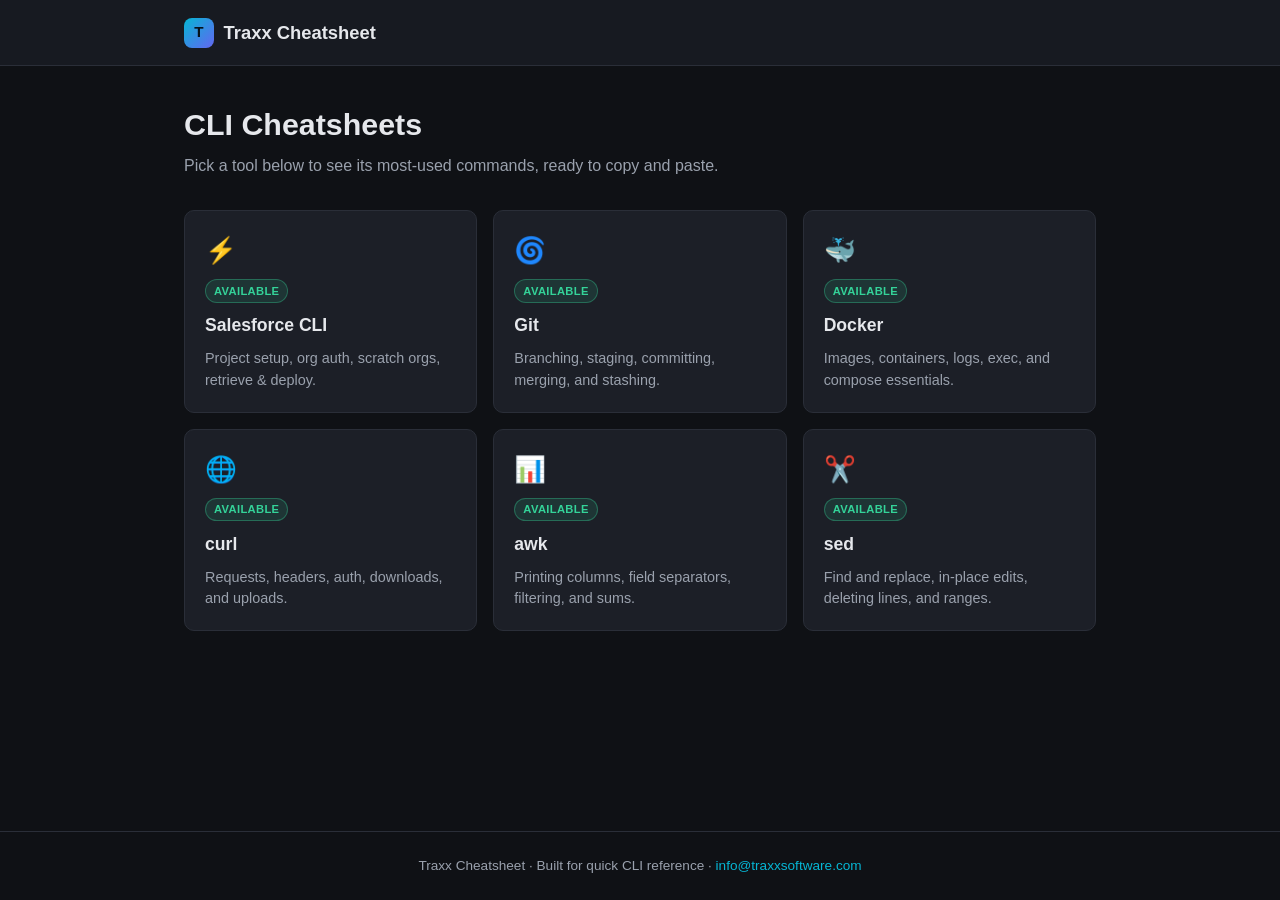
<file: index.html>
<!DOCTYPE html>
<html lang="en">
<head>
  <meta charset="UTF-8" />
  <meta name="viewport" content="width=device-width, initial-scale=1.0" />
  <title>Traxx Cheatsheet — CLI Command Reference</title>
  <meta name="description" content="Free quick-reference cheatsheets for Salesforce CLI, Git, Docker, curl, awk, and sed — the most-used commands, ready to copy and paste with your own values filled in." />
  <link rel="canonical" href="https://cli-cheatsheets.com/" />

  <link rel="icon" href="/favicon.ico" sizes="any" />
  <link rel="icon" type="image/png" sizes="512x512" href="/assets/icon-512.png" />
  <link rel="apple-touch-icon" href="/assets/apple-touch-icon.png" />
  <link rel="manifest" href="/site.webmanifest" />
  <meta name="theme-color" content="#0f1115" />

  <meta property="og:type" content="website" />
  <meta property="og:site_name" content="Traxx Cheatsheet" />
  <meta property="og:url" content="https://cli-cheatsheets.com/" />
  <meta property="og:title" content="Traxx Cheatsheet — CLI Command Reference" />
  <meta property="og:description" content="Free quick-reference cheatsheets for Salesforce CLI, Git, Docker, curl, awk, and sed — the most-used commands, ready to copy and paste with your own values filled in." />
  <meta property="og:image" content="https://cli-cheatsheets.com/assets/og-image.jpg" />
  <meta property="og:image:width" content="1200" />
  <meta property="og:image:height" content="630" />
  <meta property="og:locale" content="en_US" />

  <meta name="twitter:card" content="summary_large_image" />
  <meta name="twitter:title" content="Traxx Cheatsheet — CLI Command Reference" />
  <meta name="twitter:description" content="Free quick-reference cheatsheets for Salesforce CLI, Git, Docker, curl, awk, and sed — the most-used commands, ready to copy and paste with your own values filled in." />
  <meta name="twitter:image" content="https://cli-cheatsheets.com/assets/og-image.jpg" />

  <link rel="stylesheet" href="css/styles.css" />

  <script type="application/ld+json">
  {
    "@context": "https://schema.org",
    "@type": "WebSite",
    "name": "Traxx Cheatsheet",
    "url": "https://cli-cheatsheets.com/",
    "description": "Free quick-reference cheatsheets for Salesforce CLI, Git, Docker, curl, awk, and sed.",
    "hasPart": [
      {
        "@type": "WebPage",
        "name": "Salesforce CLI Cheatsheet",
        "url": "https://cli-cheatsheets.com/cheatsheets/salesforce-cli.html"
      },
      {
        "@type": "WebPage",
        "name": "Git Cheatsheet",
        "url": "https://cli-cheatsheets.com/cheatsheets/git.html"
      },
      {
        "@type": "WebPage",
        "name": "Docker Cheatsheet",
        "url": "https://cli-cheatsheets.com/cheatsheets/docker.html"
      },
      {
        "@type": "WebPage",
        "name": "curl Cheatsheet",
        "url": "https://cli-cheatsheets.com/cheatsheets/curl.html"
      },
      {
        "@type": "WebPage",
        "name": "awk Cheatsheet",
        "url": "https://cli-cheatsheets.com/cheatsheets/awk.html"
      },
      {
        "@type": "WebPage",
        "name": "sed Cheatsheet",
        "url": "https://cli-cheatsheets.com/cheatsheets/sed.html"
      }
    ]
  }
  </script>
<script async src="https://pagead2.googlesyndication.com/pagead/js/adsbygoogle.js?client=ca-pub-8978968771019805"
     crossorigin="anonymous"></script>
</head>
<body>
  <header class="site-header">
    <div class="header-inner">
      <a class="brand" href="index.html">
        <span class="logo">T</span>
        <span>Traxx Cheatsheet</span>
      </a>
    </div>
  </header>

  <main>
    <h1 class="page-title">CLI Cheatsheets</h1>
    <p class="page-subtitle">Pick a tool below to see its most-used commands, ready to copy and paste.</p>

    <div class="sheet-grid">
      <div class="sheet-card">
        <span class="icon">⚡</span>
        <span class="badge">Available</span>
        <h2>Salesforce CLI</h2>
        <p>Project setup, org auth, scratch orgs, retrieve &amp; deploy.</p>
        <a class="card-link" href="cheatsheets/salesforce-cli.html" aria-label="Open Salesforce CLI cheatsheet"></a>
      </div>

      <div class="sheet-card">
        <span class="icon">🌀</span>
        <span class="badge">Available</span>
        <h2>Git</h2>
        <p>Branching, staging, committing, merging, and stashing.</p>
        <a class="card-link" href="cheatsheets/git.html" aria-label="Open Git cheatsheet"></a>
      </div>

      <div class="sheet-card">
        <span class="icon">🐳</span>
        <span class="badge">Available</span>
        <h2>Docker</h2>
        <p>Images, containers, logs, exec, and compose essentials.</p>
        <a class="card-link" href="cheatsheets/docker.html" aria-label="Open Docker cheatsheet"></a>
      </div>

      <div class="sheet-card">
        <span class="icon">🌐</span>
        <span class="badge">Available</span>
        <h2>curl</h2>
        <p>Requests, headers, auth, downloads, and uploads.</p>
        <a class="card-link" href="cheatsheets/curl.html" aria-label="Open curl cheatsheet"></a>
      </div>

      <div class="sheet-card">
        <span class="icon">📊</span>
        <span class="badge">Available</span>
        <h2>awk</h2>
        <p>Printing columns, field separators, filtering, and sums.</p>
        <a class="card-link" href="cheatsheets/awk.html" aria-label="Open awk cheatsheet"></a>
      </div>

      <div class="sheet-card">
        <span class="icon">✂️</span>
        <span class="badge">Available</span>
        <h2>sed</h2>
        <p>Find and replace, in-place edits, deleting lines, and ranges.</p>
        <a class="card-link" href="cheatsheets/sed.html" aria-label="Open sed cheatsheet"></a>
      </div>
    </div>
  </main>

  <footer class="site-footer">
    Traxx Cheatsheet &middot; Built for quick CLI reference &middot; <a href="mailto:info@traxxsoftware.com">info@traxxsoftware.com</a>
  </footer>

  <script src="js/main.js"></script>
</body>
</html>
</file>
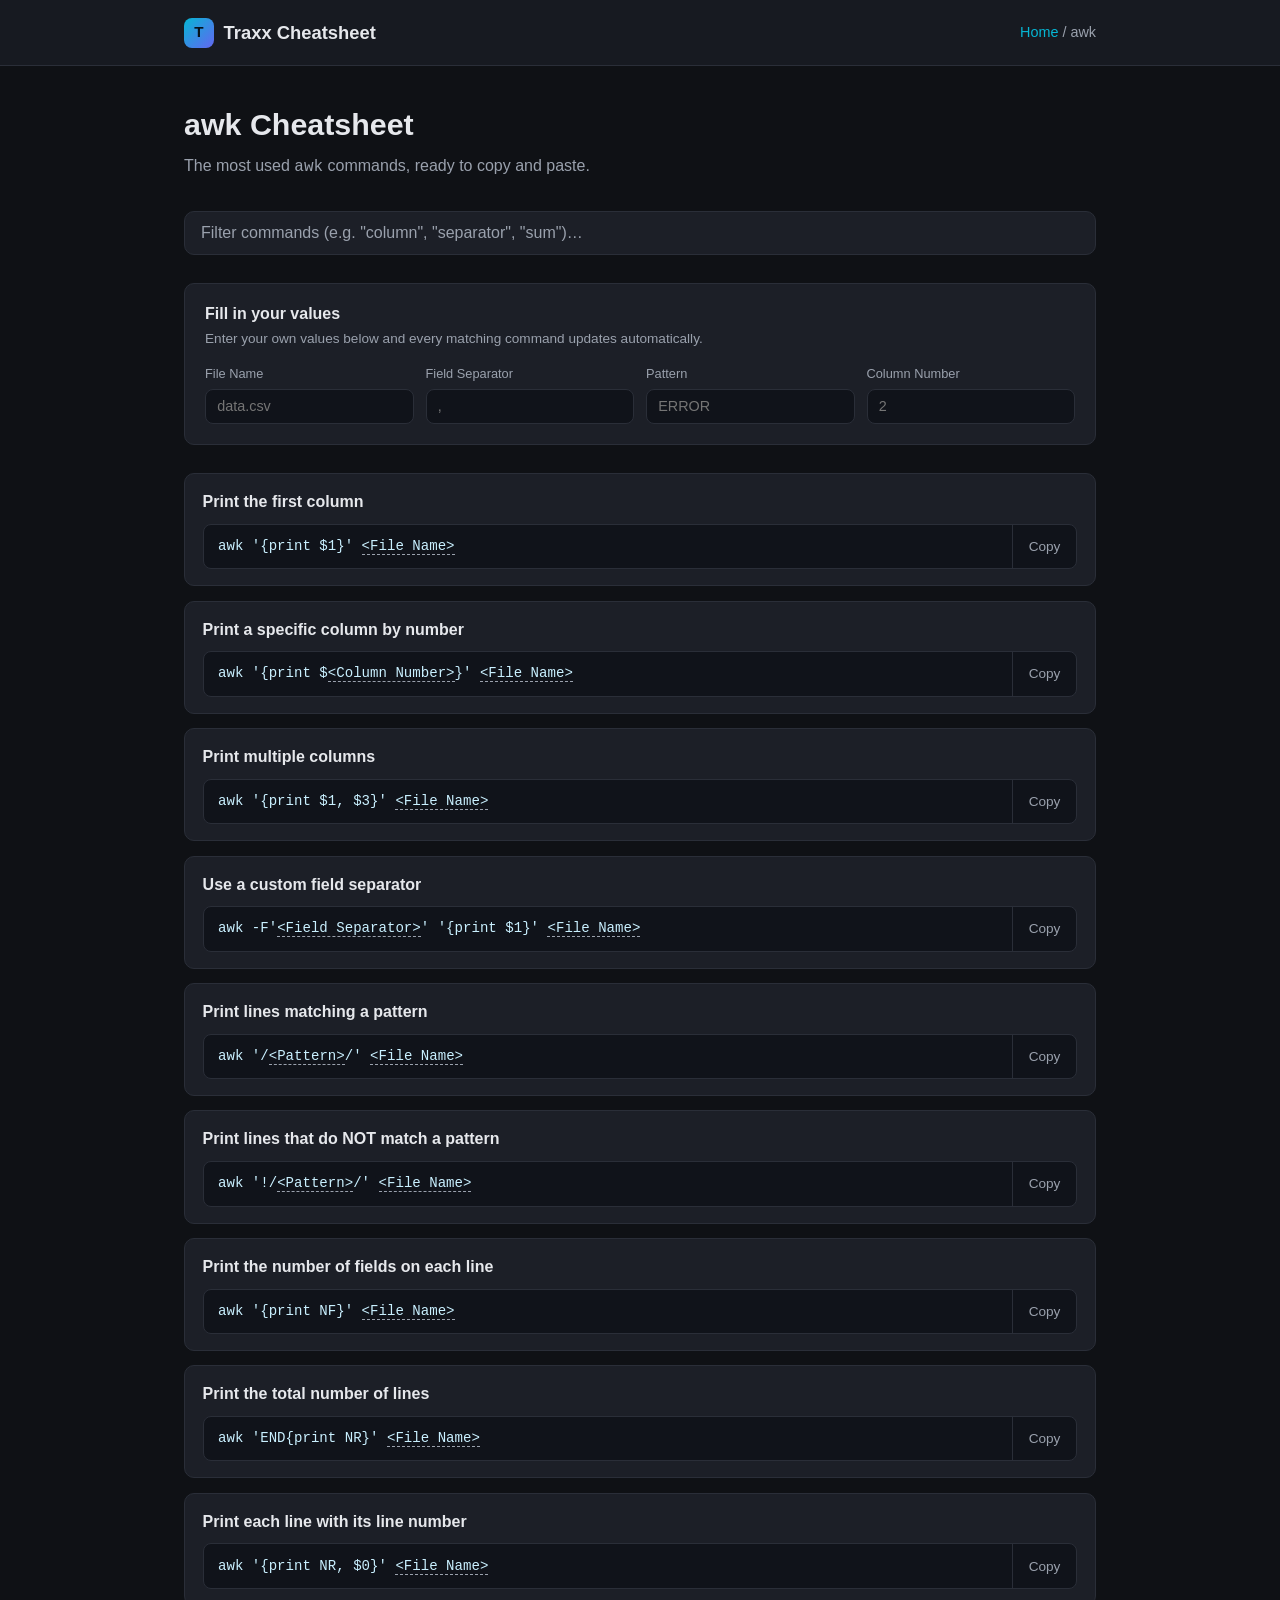
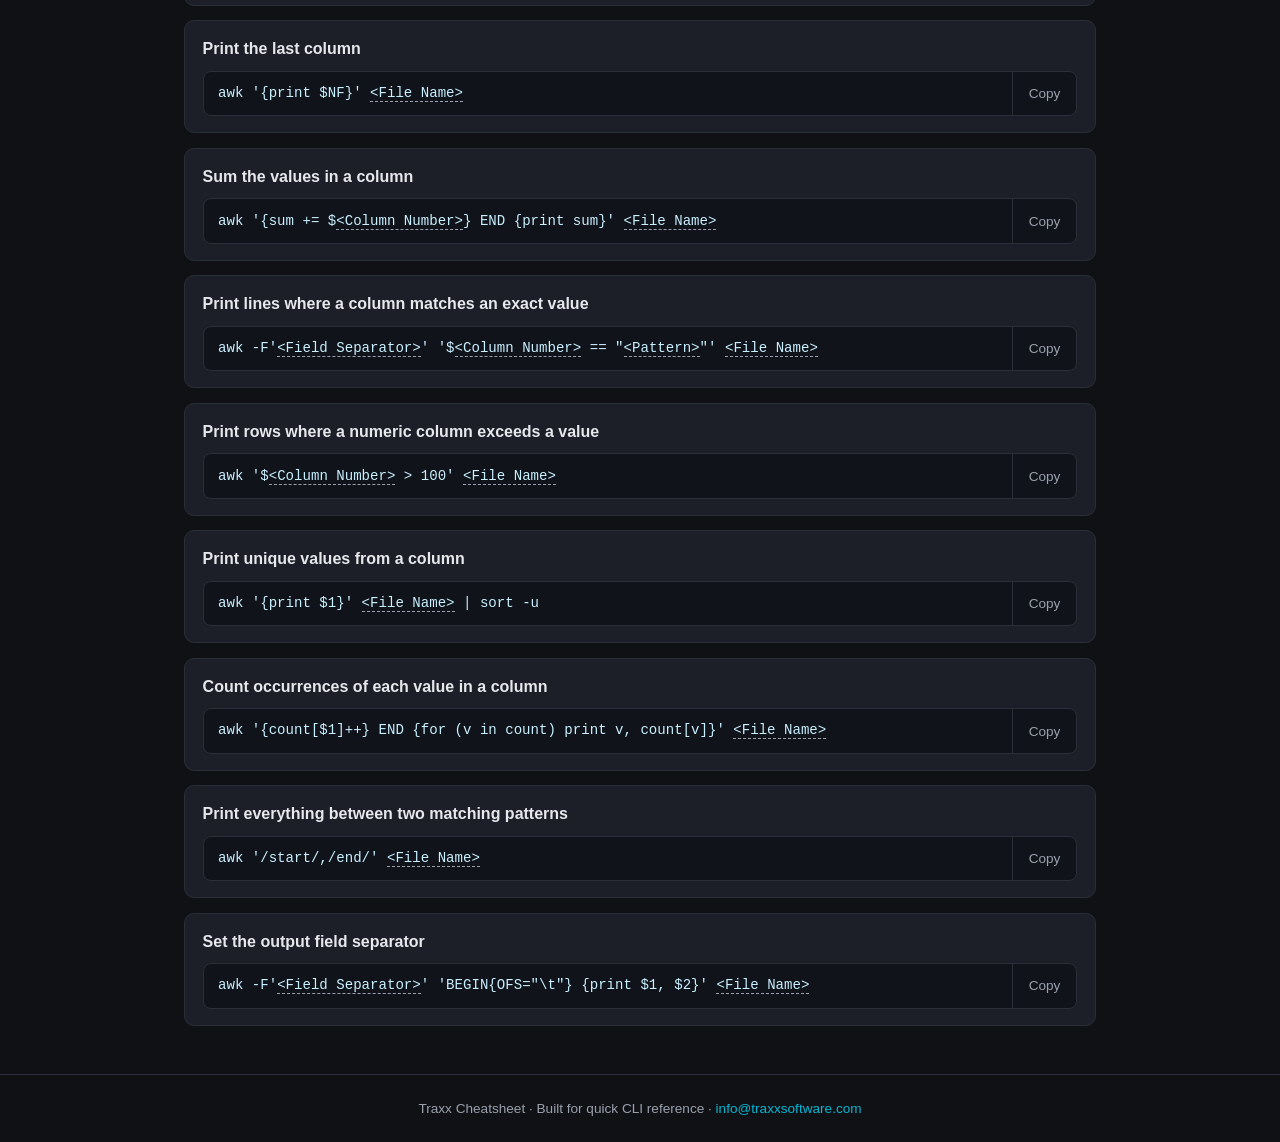
<file: cheatsheets/awk.html>
<!DOCTYPE html>
<html lang="en">
<head>
  <meta charset="UTF-8" />
  <meta name="viewport" content="width=device-width, initial-scale=1.0" />
  <title>awk Cheatsheet — Traxx Cheatsheet</title>
  <meta name="description" content="Most used awk commands: printing columns, field separators, filtering, and sums. Copy-paste ready with your own values filled in." />
  <link rel="canonical" href="https://cli-cheatsheets.com/cheatsheets/awk.html" />

  <link rel="icon" href="/favicon.ico" sizes="any" />
  <link rel="icon" type="image/png" sizes="512x512" href="/assets/icon-512.png" />
  <link rel="apple-touch-icon" href="/assets/apple-touch-icon.png" />
  <link rel="manifest" href="/site.webmanifest" />
  <meta name="theme-color" content="#0f1115" />

  <meta property="og:type" content="website" />
  <meta property="og:site_name" content="Traxx Cheatsheet" />
  <meta property="og:url" content="https://cli-cheatsheets.com/cheatsheets/awk.html" />
  <meta property="og:title" content="awk Cheatsheet — Traxx Cheatsheet" />
  <meta property="og:description" content="Most used awk commands: printing columns, field separators, filtering, and sums. Copy-paste ready with your own values filled in." />
  <meta property="og:image" content="https://cli-cheatsheets.com/assets/og-image.jpg" />
  <meta property="og:image:width" content="1200" />
  <meta property="og:image:height" content="630" />
  <meta property="og:locale" content="en_US" />

  <meta name="twitter:card" content="summary_large_image" />
  <meta name="twitter:title" content="awk Cheatsheet — Traxx Cheatsheet" />
  <meta name="twitter:description" content="Most used awk commands: printing columns, field separators, filtering, and sums. Copy-paste ready with your own values filled in." />
  <meta name="twitter:image" content="https://cli-cheatsheets.com/assets/og-image.jpg" />

  <link rel="stylesheet" href="../css/styles.css" />

  <script type="application/ld+json">
  {
    "@context": "https://schema.org",
    "@type": "BreadcrumbList",
    "itemListElement": [
      { "@type": "ListItem", "position": 1, "name": "Home", "item": "https://cli-cheatsheets.com/" },
      { "@type": "ListItem", "position": 2, "name": "awk", "item": "https://cli-cheatsheets.com/cheatsheets/awk.html" }
    ]
  }
  </script>
  <script type="application/ld+json">
  {
    "@context": "https://schema.org",
    "@type": "TechArticle",
    "headline": "awk Cheatsheet",
    "description": "Most used awk commands: printing columns, field separators, filtering, and sums.",
    "url": "https://cli-cheatsheets.com/cheatsheets/awk.html",
    "isPartOf": { "@type": "WebSite", "name": "Traxx Cheatsheet", "url": "https://cli-cheatsheets.com/" }
  }
  </script>
<script async src="https://pagead2.googlesyndication.com/pagead/js/adsbygoogle.js?client=ca-pub-8978968771019805"
     crossorigin="anonymous"></script>
</head>
<body>
  <header class="site-header">
    <div class="header-inner">
      <a class="brand" href="../index.html">
        <span class="logo">T</span>
        <span>Traxx Cheatsheet</span>
      </a>
      <nav class="breadcrumbs">
        <a href="../index.html">Home</a> / awk
      </nav>
    </div>
  </header>

  <main>
    <h1 class="page-title">awk Cheatsheet</h1>
    <p class="page-subtitle">The most used <code>awk</code> commands, ready to copy and paste.</p>

    <div class="search-box">
      <input
        type="text"
        id="command-search"
        placeholder="Filter commands (e.g. &quot;column&quot;, &quot;separator&quot;, &quot;sum&quot;)&hellip;"
        autocomplete="off"
      />
    </div>

    <div class="placeholder-panel">
      <h2>Fill in your values</h2>
      <p>Enter your own values below and every matching command updates automatically.</p>
      <div class="placeholder-fields">
        <label>
          <span>File Name</span>
          <input type="text" data-placeholder-key="file-name" placeholder="data.csv" autocomplete="off" />
        </label>
        <label>
          <span>Field Separator</span>
          <input type="text" data-placeholder-key="field-separator" placeholder="," autocomplete="off" />
        </label>
        <label>
          <span>Pattern</span>
          <input type="text" data-placeholder-key="pattern" placeholder="ERROR" autocomplete="off" />
        </label>
        <label>
          <span>Column Number</span>
          <input type="text" data-placeholder-key="column-number" placeholder="2" autocomplete="off" />
        </label>
      </div>
    </div>

    <div class="command-list">
      <div class="command-card" data-search="print the first column awk print file name">
        <h3>Print the first column</h3>
        <div class="command-row">
          <code>awk '{print $1}' <span class="placeholder" data-placeholder-key="file-name">&lt;File Name&gt;</span></code>
          <button class="copy-btn" data-label="Copy">Copy</button>
        </div>
      </div>

      <div class="command-card" data-search="print a specific column by number awk print column number file name">
        <h3>Print a specific column by number</h3>
        <div class="command-row">
          <code>awk '{print $<span class="placeholder" data-placeholder-key="column-number">&lt;Column Number&gt;</span>}' <span class="placeholder" data-placeholder-key="file-name">&lt;File Name&gt;</span></code>
          <button class="copy-btn" data-label="Copy">Copy</button>
        </div>
      </div>

      <div class="command-card" data-search="print multiple columns awk print file name">
        <h3>Print multiple columns</h3>
        <div class="command-row">
          <code>awk '{print $1, $3}' <span class="placeholder" data-placeholder-key="file-name">&lt;File Name&gt;</span></code>
          <button class="copy-btn" data-label="Copy">Copy</button>
        </div>
      </div>

      <div class="command-card" data-search="use a custom field separator awk field separator file name">
        <h3>Use a custom field separator</h3>
        <div class="command-row">
          <code>awk -F'<span class="placeholder" data-placeholder-key="field-separator">&lt;Field Separator&gt;</span>' '{print $1}' <span class="placeholder" data-placeholder-key="file-name">&lt;File Name&gt;</span></code>
          <button class="copy-btn" data-label="Copy">Copy</button>
        </div>
      </div>

      <div class="command-card" data-search="print lines matching a pattern awk pattern file name">
        <h3>Print lines matching a pattern</h3>
        <div class="command-row">
          <code>awk '/<span class="placeholder" data-placeholder-key="pattern">&lt;Pattern&gt;</span>/' <span class="placeholder" data-placeholder-key="file-name">&lt;File Name&gt;</span></code>
          <button class="copy-btn" data-label="Copy">Copy</button>
        </div>
      </div>

      <div class="command-card" data-search="print lines that do not match a pattern awk not pattern file name">
        <h3>Print lines that do NOT match a pattern</h3>
        <div class="command-row">
          <code>awk '!/<span class="placeholder" data-placeholder-key="pattern">&lt;Pattern&gt;</span>/' <span class="placeholder" data-placeholder-key="file-name">&lt;File Name&gt;</span></code>
          <button class="copy-btn" data-label="Copy">Copy</button>
        </div>
      </div>

      <div class="command-card" data-search="print the number of fields on each line awk nf file name">
        <h3>Print the number of fields on each line</h3>
        <div class="command-row">
          <code>awk '{print NF}' <span class="placeholder" data-placeholder-key="file-name">&lt;File Name&gt;</span></code>
          <button class="copy-btn" data-label="Copy">Copy</button>
        </div>
      </div>

      <div class="command-card" data-search="print the total number of lines awk nr end file name">
        <h3>Print the total number of lines</h3>
        <div class="command-row">
          <code>awk 'END{print NR}' <span class="placeholder" data-placeholder-key="file-name">&lt;File Name&gt;</span></code>
          <button class="copy-btn" data-label="Copy">Copy</button>
        </div>
      </div>

      <div class="command-card" data-search="print each line with its line number awk nr file name">
        <h3>Print each line with its line number</h3>
        <div class="command-row">
          <code>awk '{print NR, $0}' <span class="placeholder" data-placeholder-key="file-name">&lt;File Name&gt;</span></code>
          <button class="copy-btn" data-label="Copy">Copy</button>
        </div>
      </div>

      <div class="command-card" data-search="print the last column awk nf file name">
        <h3>Print the last column</h3>
        <div class="command-row">
          <code>awk '{print $NF}' <span class="placeholder" data-placeholder-key="file-name">&lt;File Name&gt;</span></code>
          <button class="copy-btn" data-label="Copy">Copy</button>
        </div>
      </div>

      <div class="command-card" data-search="sum the values in a column awk sum end file name">
        <h3>Sum the values in a column</h3>
        <div class="command-row">
          <code>awk '{sum += $<span class="placeholder" data-placeholder-key="column-number">&lt;Column Number&gt;</span>} END {print sum}' <span class="placeholder" data-placeholder-key="file-name">&lt;File Name&gt;</span></code>
          <button class="copy-btn" data-label="Copy">Copy</button>
        </div>
      </div>

      <div class="command-card" data-search="print lines where a column matches an exact value awk field separator column number pattern file name">
        <h3>Print lines where a column matches an exact value</h3>
        <div class="command-row">
          <code>awk -F'<span class="placeholder" data-placeholder-key="field-separator">&lt;Field Separator&gt;</span>' '$<span class="placeholder" data-placeholder-key="column-number">&lt;Column Number&gt;</span> == "<span class="placeholder" data-placeholder-key="pattern">&lt;Pattern&gt;</span>"' <span class="placeholder" data-placeholder-key="file-name">&lt;File Name&gt;</span></code>
          <button class="copy-btn" data-label="Copy">Copy</button>
        </div>
      </div>

      <div class="command-card" data-search="print rows where a numeric column exceeds a value awk column number file name">
        <h3>Print rows where a numeric column exceeds a value</h3>
        <div class="command-row">
          <code>awk '$<span class="placeholder" data-placeholder-key="column-number">&lt;Column Number&gt;</span> &gt; 100' <span class="placeholder" data-placeholder-key="file-name">&lt;File Name&gt;</span></code>
          <button class="copy-btn" data-label="Copy">Copy</button>
        </div>
      </div>

      <div class="command-card" data-search="print unique values from a column awk file name sort unique">
        <h3>Print unique values from a column</h3>
        <div class="command-row">
          <code>awk '{print $1}' <span class="placeholder" data-placeholder-key="file-name">&lt;File Name&gt;</span> | sort -u</code>
          <button class="copy-btn" data-label="Copy">Copy</button>
        </div>
      </div>

      <div class="command-card" data-search="count occurrences of each value in a column awk count end file name">
        <h3>Count occurrences of each value in a column</h3>
        <div class="command-row">
          <code>awk '{count[$1]++} END {for (v in count) print v, count[v]}' <span class="placeholder" data-placeholder-key="file-name">&lt;File Name&gt;</span></code>
          <button class="copy-btn" data-label="Copy">Copy</button>
        </div>
      </div>

      <div class="command-card" data-search="print everything between two matching patterns awk range file name">
        <h3>Print everything between two matching patterns</h3>
        <div class="command-row">
          <code>awk '/start/,/end/' <span class="placeholder" data-placeholder-key="file-name">&lt;File Name&gt;</span></code>
          <button class="copy-btn" data-label="Copy">Copy</button>
        </div>
      </div>

      <div class="command-card" data-search="set the output field separator awk begin ofs file name">
        <h3>Set the output field separator</h3>
        <div class="command-row">
          <code>awk -F'<span class="placeholder" data-placeholder-key="field-separator">&lt;Field Separator&gt;</span>' 'BEGIN{OFS="\t"} {print $1, $2}' <span class="placeholder" data-placeholder-key="file-name">&lt;File Name&gt;</span></code>
          <button class="copy-btn" data-label="Copy">Copy</button>
        </div>
      </div>
    </div>

    <p class="no-results" id="no-results">No commands match your search.</p>
  </main>

  <footer class="site-footer">
    Traxx Cheatsheet &middot; Built for quick CLI reference &middot; <a href="mailto:info@traxxsoftware.com">info@traxxsoftware.com</a>
  </footer>

  <script src="../js/main.js"></script>
</body>
</html>
</file>
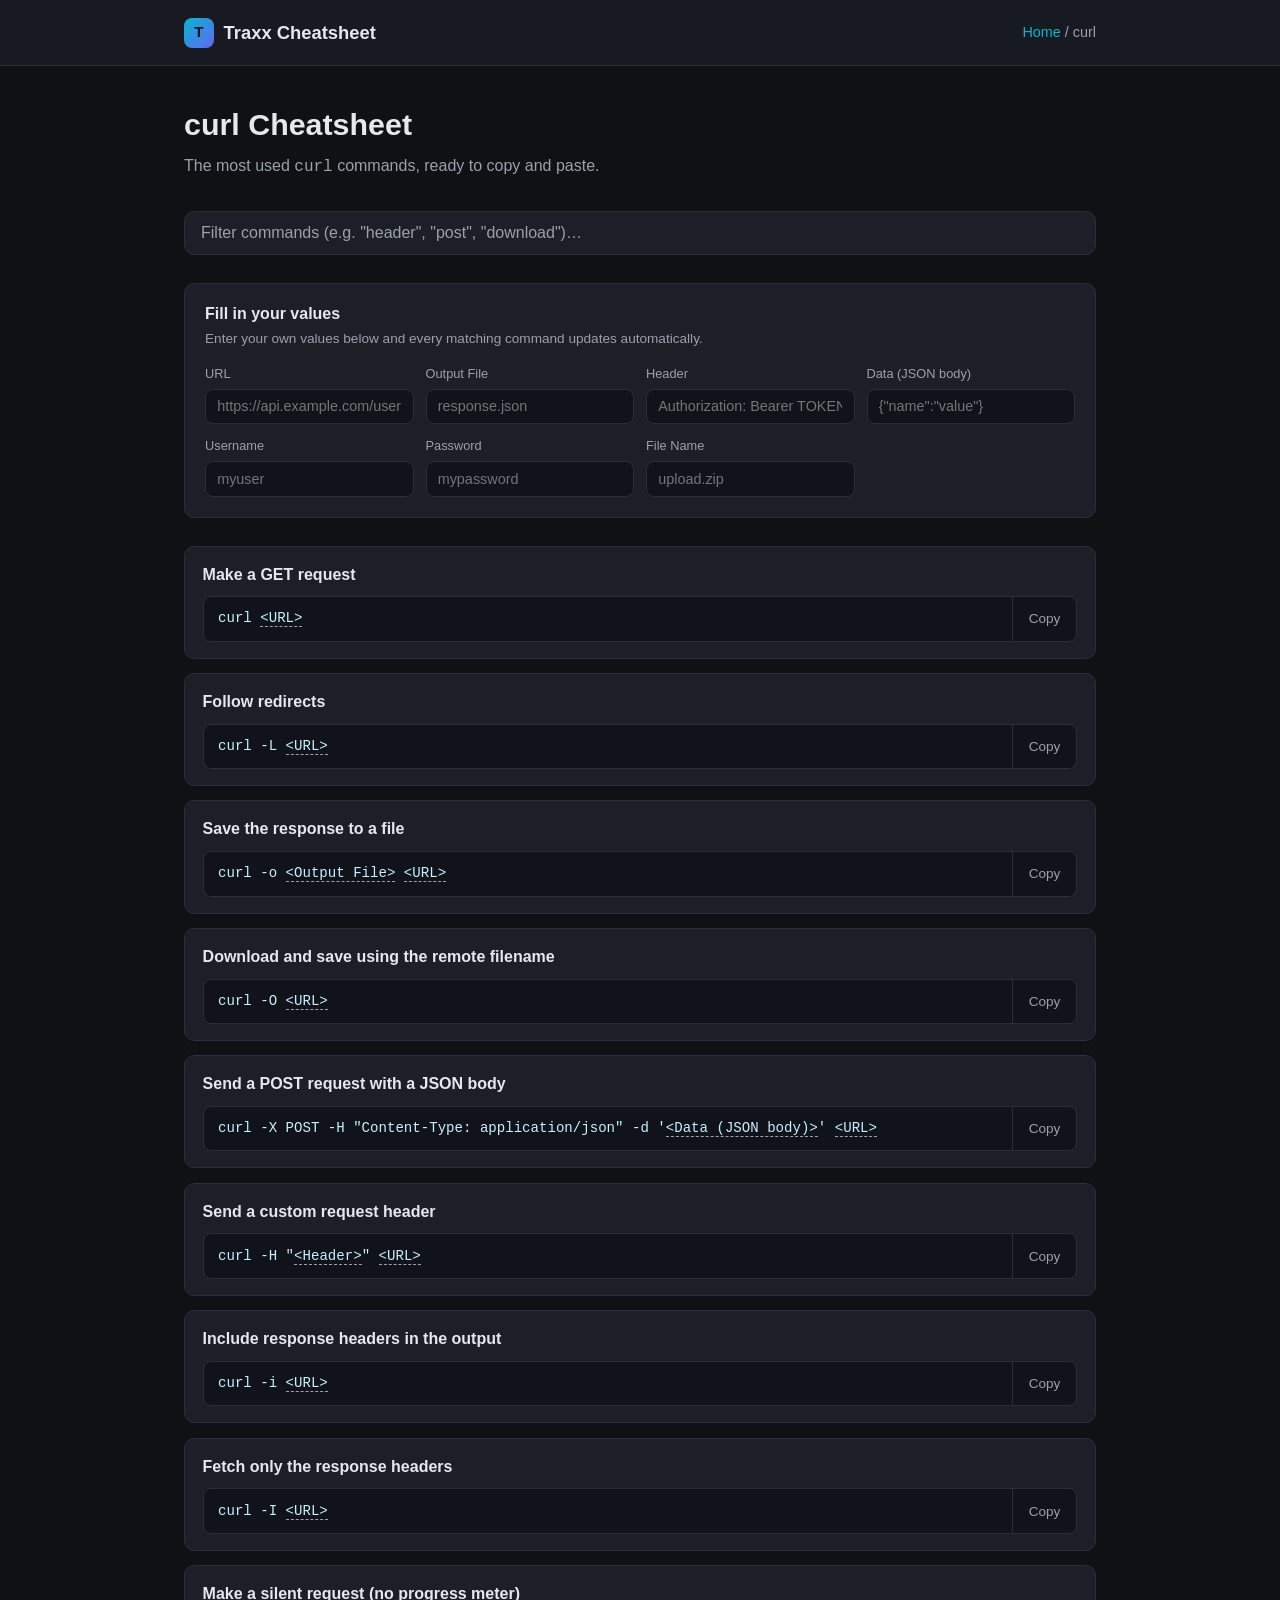
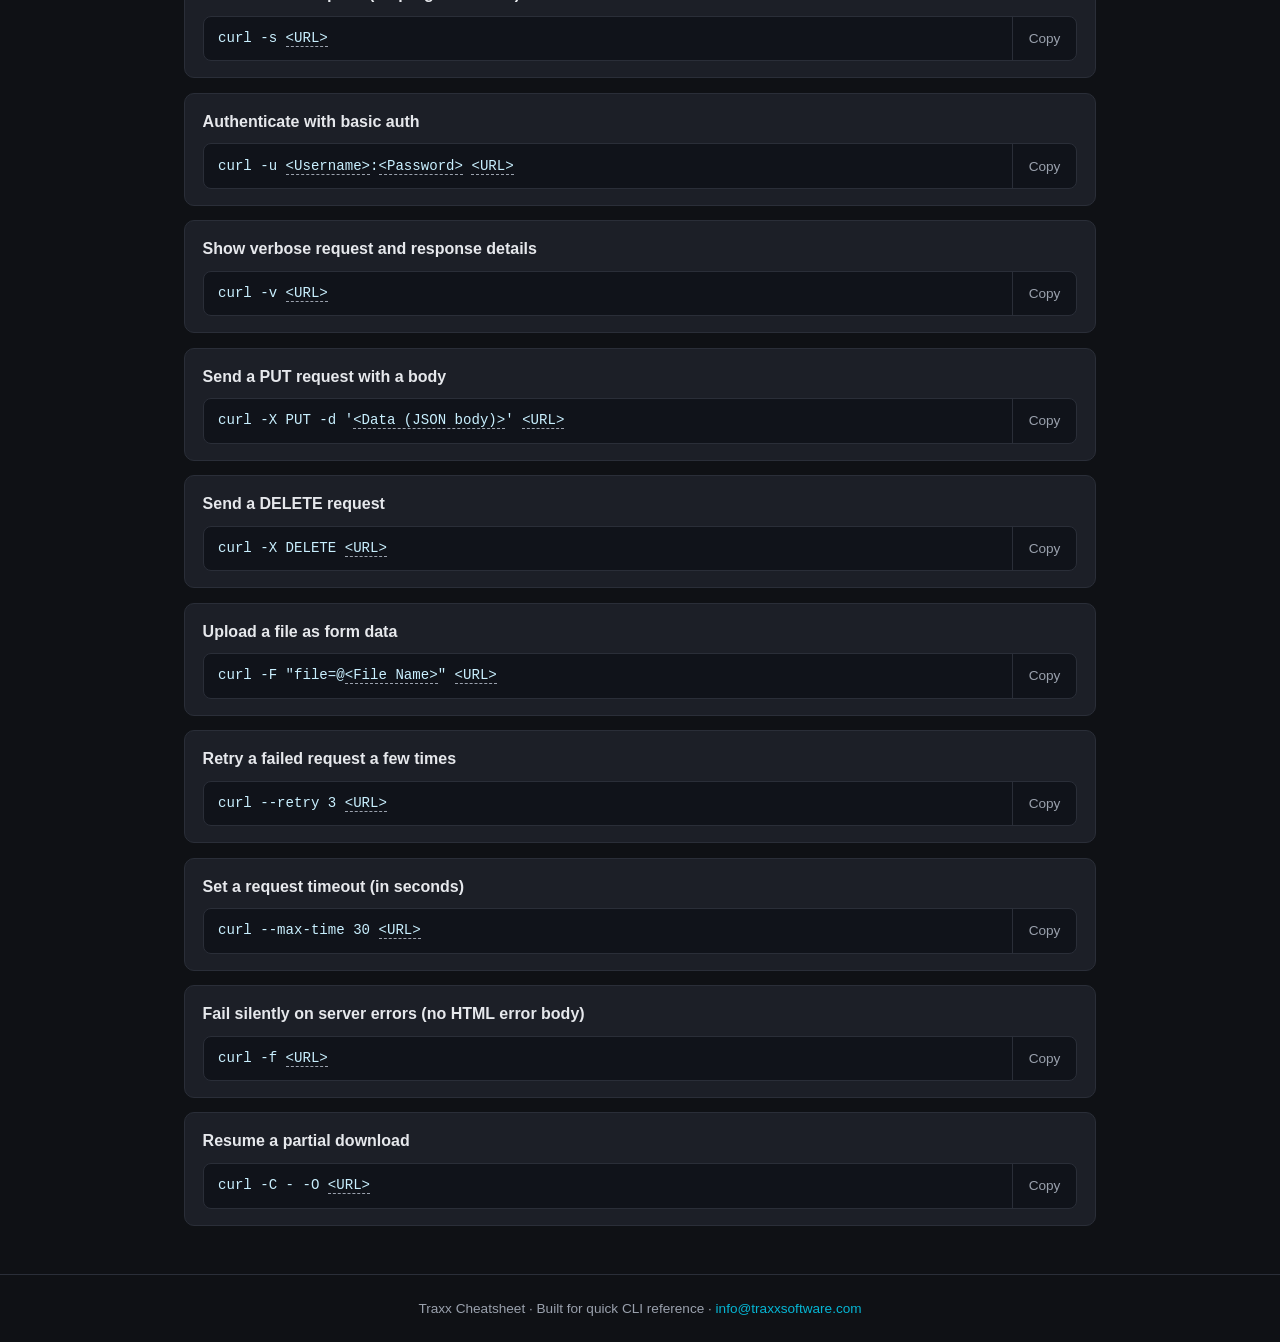
<file: cheatsheets/curl.html>
<!DOCTYPE html>
<html lang="en">
<head>
  <meta charset="UTF-8" />
  <meta name="viewport" content="width=device-width, initial-scale=1.0" />
  <title>curl Cheatsheet — Traxx Cheatsheet</title>
  <meta name="description" content="Most used curl commands: requests, headers, auth, downloads, and uploads. Copy-paste ready with your own values filled in." />
  <link rel="canonical" href="https://cli-cheatsheets.com/cheatsheets/curl.html" />

  <link rel="icon" href="/favicon.ico" sizes="any" />
  <link rel="icon" type="image/png" sizes="512x512" href="/assets/icon-512.png" />
  <link rel="apple-touch-icon" href="/assets/apple-touch-icon.png" />
  <link rel="manifest" href="/site.webmanifest" />
  <meta name="theme-color" content="#0f1115" />

  <meta property="og:type" content="website" />
  <meta property="og:site_name" content="Traxx Cheatsheet" />
  <meta property="og:url" content="https://cli-cheatsheets.com/cheatsheets/curl.html" />
  <meta property="og:title" content="curl Cheatsheet — Traxx Cheatsheet" />
  <meta property="og:description" content="Most used curl commands: requests, headers, auth, downloads, and uploads. Copy-paste ready with your own values filled in." />
  <meta property="og:image" content="https://cli-cheatsheets.com/assets/og-image.jpg" />
  <meta property="og:image:width" content="1200" />
  <meta property="og:image:height" content="630" />
  <meta property="og:locale" content="en_US" />

  <meta name="twitter:card" content="summary_large_image" />
  <meta name="twitter:title" content="curl Cheatsheet — Traxx Cheatsheet" />
  <meta name="twitter:description" content="Most used curl commands: requests, headers, auth, downloads, and uploads. Copy-paste ready with your own values filled in." />
  <meta name="twitter:image" content="https://cli-cheatsheets.com/assets/og-image.jpg" />

  <link rel="stylesheet" href="../css/styles.css" />

  <script type="application/ld+json">
  {
    "@context": "https://schema.org",
    "@type": "BreadcrumbList",
    "itemListElement": [
      { "@type": "ListItem", "position": 1, "name": "Home", "item": "https://cli-cheatsheets.com/" },
      { "@type": "ListItem", "position": 2, "name": "curl", "item": "https://cli-cheatsheets.com/cheatsheets/curl.html" }
    ]
  }
  </script>
  <script type="application/ld+json">
  {
    "@context": "https://schema.org",
    "@type": "TechArticle",
    "headline": "curl Cheatsheet",
    "description": "Most used curl commands: requests, headers, auth, downloads, and uploads.",
    "url": "https://cli-cheatsheets.com/cheatsheets/curl.html",
    "isPartOf": { "@type": "WebSite", "name": "Traxx Cheatsheet", "url": "https://cli-cheatsheets.com/" }
  }
  </script>
<script async src="https://pagead2.googlesyndication.com/pagead/js/adsbygoogle.js?client=ca-pub-8978968771019805"
     crossorigin="anonymous"></script>
</head>
<body>
  <header class="site-header">
    <div class="header-inner">
      <a class="brand" href="../index.html">
        <span class="logo">T</span>
        <span>Traxx Cheatsheet</span>
      </a>
      <nav class="breadcrumbs">
        <a href="../index.html">Home</a> / curl
      </nav>
    </div>
  </header>

  <main>
    <h1 class="page-title">curl Cheatsheet</h1>
    <p class="page-subtitle">The most used <code>curl</code> commands, ready to copy and paste.</p>

    <div class="search-box">
      <input
        type="text"
        id="command-search"
        placeholder="Filter commands (e.g. &quot;header&quot;, &quot;post&quot;, &quot;download&quot;)&hellip;"
        autocomplete="off"
      />
    </div>

    <div class="placeholder-panel">
      <h2>Fill in your values</h2>
      <p>Enter your own values below and every matching command updates automatically.</p>
      <div class="placeholder-fields">
        <label>
          <span>URL</span>
          <input type="text" data-placeholder-key="url" placeholder="https://api.example.com/users" autocomplete="off" />
        </label>
        <label>
          <span>Output File</span>
          <input type="text" data-placeholder-key="output-file" placeholder="response.json" autocomplete="off" />
        </label>
        <label>
          <span>Header</span>
          <input type="text" data-placeholder-key="header" placeholder="Authorization: Bearer TOKEN" autocomplete="off" />
        </label>
        <label>
          <span>Data (JSON body)</span>
          <input type="text" data-placeholder-key="data" placeholder="{&quot;name&quot;:&quot;value&quot;}" autocomplete="off" />
        </label>
        <label>
          <span>Username</span>
          <input type="text" data-placeholder-key="username" placeholder="myuser" autocomplete="off" />
        </label>
        <label>
          <span>Password</span>
          <input type="text" data-placeholder-key="password" placeholder="mypassword" autocomplete="off" />
        </label>
        <label>
          <span>File Name</span>
          <input type="text" data-placeholder-key="file-name" placeholder="upload.zip" autocomplete="off" />
        </label>
      </div>
    </div>

    <div class="command-list">
      <div class="command-card" data-search="make a get request curl url">
        <h3>Make a GET request</h3>
        <div class="command-row">
          <code>curl <span class="placeholder" data-placeholder-key="url">&lt;URL&gt;</span></code>
          <button class="copy-btn" data-label="Copy">Copy</button>
        </div>
      </div>

      <div class="command-card" data-search="follow redirects curl location url">
        <h3>Follow redirects</h3>
        <div class="command-row">
          <code>curl -L <span class="placeholder" data-placeholder-key="url">&lt;URL&gt;</span></code>
          <button class="copy-btn" data-label="Copy">Copy</button>
        </div>
      </div>

      <div class="command-card" data-search="save the response to a file curl output file url">
        <h3>Save the response to a file</h3>
        <div class="command-row">
          <code>curl -o <span class="placeholder" data-placeholder-key="output-file">&lt;Output File&gt;</span> <span class="placeholder" data-placeholder-key="url">&lt;URL&gt;</span></code>
          <button class="copy-btn" data-label="Copy">Copy</button>
        </div>
      </div>

      <div class="command-card" data-search="download and save using the remote filename curl o url">
        <h3>Download and save using the remote filename</h3>
        <div class="command-row">
          <code>curl -O <span class="placeholder" data-placeholder-key="url">&lt;URL&gt;</span></code>
          <button class="copy-btn" data-label="Copy">Copy</button>
        </div>
      </div>

      <div class="command-card" data-search="send a post request with a json body curl x post header data url">
        <h3>Send a POST request with a JSON body</h3>
        <div class="command-row">
          <code>curl -X POST -H "Content-Type: application/json" -d '<span class="placeholder" data-placeholder-key="data">&lt;Data (JSON body)&gt;</span>' <span class="placeholder" data-placeholder-key="url">&lt;URL&gt;</span></code>
          <button class="copy-btn" data-label="Copy">Copy</button>
        </div>
      </div>

      <div class="command-card" data-search="send a custom request header curl header url">
        <h3>Send a custom request header</h3>
        <div class="command-row">
          <code>curl -H "<span class="placeholder" data-placeholder-key="header">&lt;Header&gt;</span>" <span class="placeholder" data-placeholder-key="url">&lt;URL&gt;</span></code>
          <button class="copy-btn" data-label="Copy">Copy</button>
        </div>
      </div>

      <div class="command-card" data-search="include response headers in the output curl include url">
        <h3>Include response headers in the output</h3>
        <div class="command-row">
          <code>curl -i <span class="placeholder" data-placeholder-key="url">&lt;URL&gt;</span></code>
          <button class="copy-btn" data-label="Copy">Copy</button>
        </div>
      </div>

      <div class="command-card" data-search="fetch only the response headers curl head url">
        <h3>Fetch only the response headers</h3>
        <div class="command-row">
          <code>curl -I <span class="placeholder" data-placeholder-key="url">&lt;URL&gt;</span></code>
          <button class="copy-btn" data-label="Copy">Copy</button>
        </div>
      </div>

      <div class="command-card" data-search="make a silent request with no progress meter curl silent url">
        <h3>Make a silent request (no progress meter)</h3>
        <div class="command-row">
          <code>curl -s <span class="placeholder" data-placeholder-key="url">&lt;URL&gt;</span></code>
          <button class="copy-btn" data-label="Copy">Copy</button>
        </div>
      </div>

      <div class="command-card" data-search="authenticate with basic auth curl user username password url">
        <h3>Authenticate with basic auth</h3>
        <div class="command-row">
          <code>curl -u <span class="placeholder" data-placeholder-key="username">&lt;Username&gt;</span>:<span class="placeholder" data-placeholder-key="password">&lt;Password&gt;</span> <span class="placeholder" data-placeholder-key="url">&lt;URL&gt;</span></code>
          <button class="copy-btn" data-label="Copy">Copy</button>
        </div>
      </div>

      <div class="command-card" data-search="show verbose request and response details curl verbose url">
        <h3>Show verbose request and response details</h3>
        <div class="command-row">
          <code>curl -v <span class="placeholder" data-placeholder-key="url">&lt;URL&gt;</span></code>
          <button class="copy-btn" data-label="Copy">Copy</button>
        </div>
      </div>

      <div class="command-card" data-search="send a put request with a body curl x put data url">
        <h3>Send a PUT request with a body</h3>
        <div class="command-row">
          <code>curl -X PUT -d '<span class="placeholder" data-placeholder-key="data">&lt;Data (JSON body)&gt;</span>' <span class="placeholder" data-placeholder-key="url">&lt;URL&gt;</span></code>
          <button class="copy-btn" data-label="Copy">Copy</button>
        </div>
      </div>

      <div class="command-card" data-search="send a delete request curl x delete url">
        <h3>Send a DELETE request</h3>
        <div class="command-row">
          <code>curl -X DELETE <span class="placeholder" data-placeholder-key="url">&lt;URL&gt;</span></code>
          <button class="copy-btn" data-label="Copy">Copy</button>
        </div>
      </div>

      <div class="command-card" data-search="upload a file as form data curl form file name url">
        <h3>Upload a file as form data</h3>
        <div class="command-row">
          <code>curl -F "file=@<span class="placeholder" data-placeholder-key="file-name">&lt;File Name&gt;</span>" <span class="placeholder" data-placeholder-key="url">&lt;URL&gt;</span></code>
          <button class="copy-btn" data-label="Copy">Copy</button>
        </div>
      </div>

      <div class="command-card" data-search="retry a failed request a few times curl retry url">
        <h3>Retry a failed request a few times</h3>
        <div class="command-row">
          <code>curl --retry 3 <span class="placeholder" data-placeholder-key="url">&lt;URL&gt;</span></code>
          <button class="copy-btn" data-label="Copy">Copy</button>
        </div>
      </div>

      <div class="command-card" data-search="set a request timeout curl max time url">
        <h3>Set a request timeout (in seconds)</h3>
        <div class="command-row">
          <code>curl --max-time 30 <span class="placeholder" data-placeholder-key="url">&lt;URL&gt;</span></code>
          <button class="copy-btn" data-label="Copy">Copy</button>
        </div>
      </div>

      <div class="command-card" data-search="fail silently on server errors curl fail url">
        <h3>Fail silently on server errors (no HTML error body)</h3>
        <div class="command-row">
          <code>curl -f <span class="placeholder" data-placeholder-key="url">&lt;URL&gt;</span></code>
          <button class="copy-btn" data-label="Copy">Copy</button>
        </div>
      </div>

      <div class="command-card" data-search="resume a partial download curl continue at output url">
        <h3>Resume a partial download</h3>
        <div class="command-row">
          <code>curl -C - -O <span class="placeholder" data-placeholder-key="url">&lt;URL&gt;</span></code>
          <button class="copy-btn" data-label="Copy">Copy</button>
        </div>
      </div>
    </div>

    <p class="no-results" id="no-results">No commands match your search.</p>
  </main>

  <footer class="site-footer">
    Traxx Cheatsheet &middot; Built for quick CLI reference &middot; <a href="mailto:info@traxxsoftware.com">info@traxxsoftware.com</a>
  </footer>

  <script src="../js/main.js"></script>
</body>
</html>
</file>
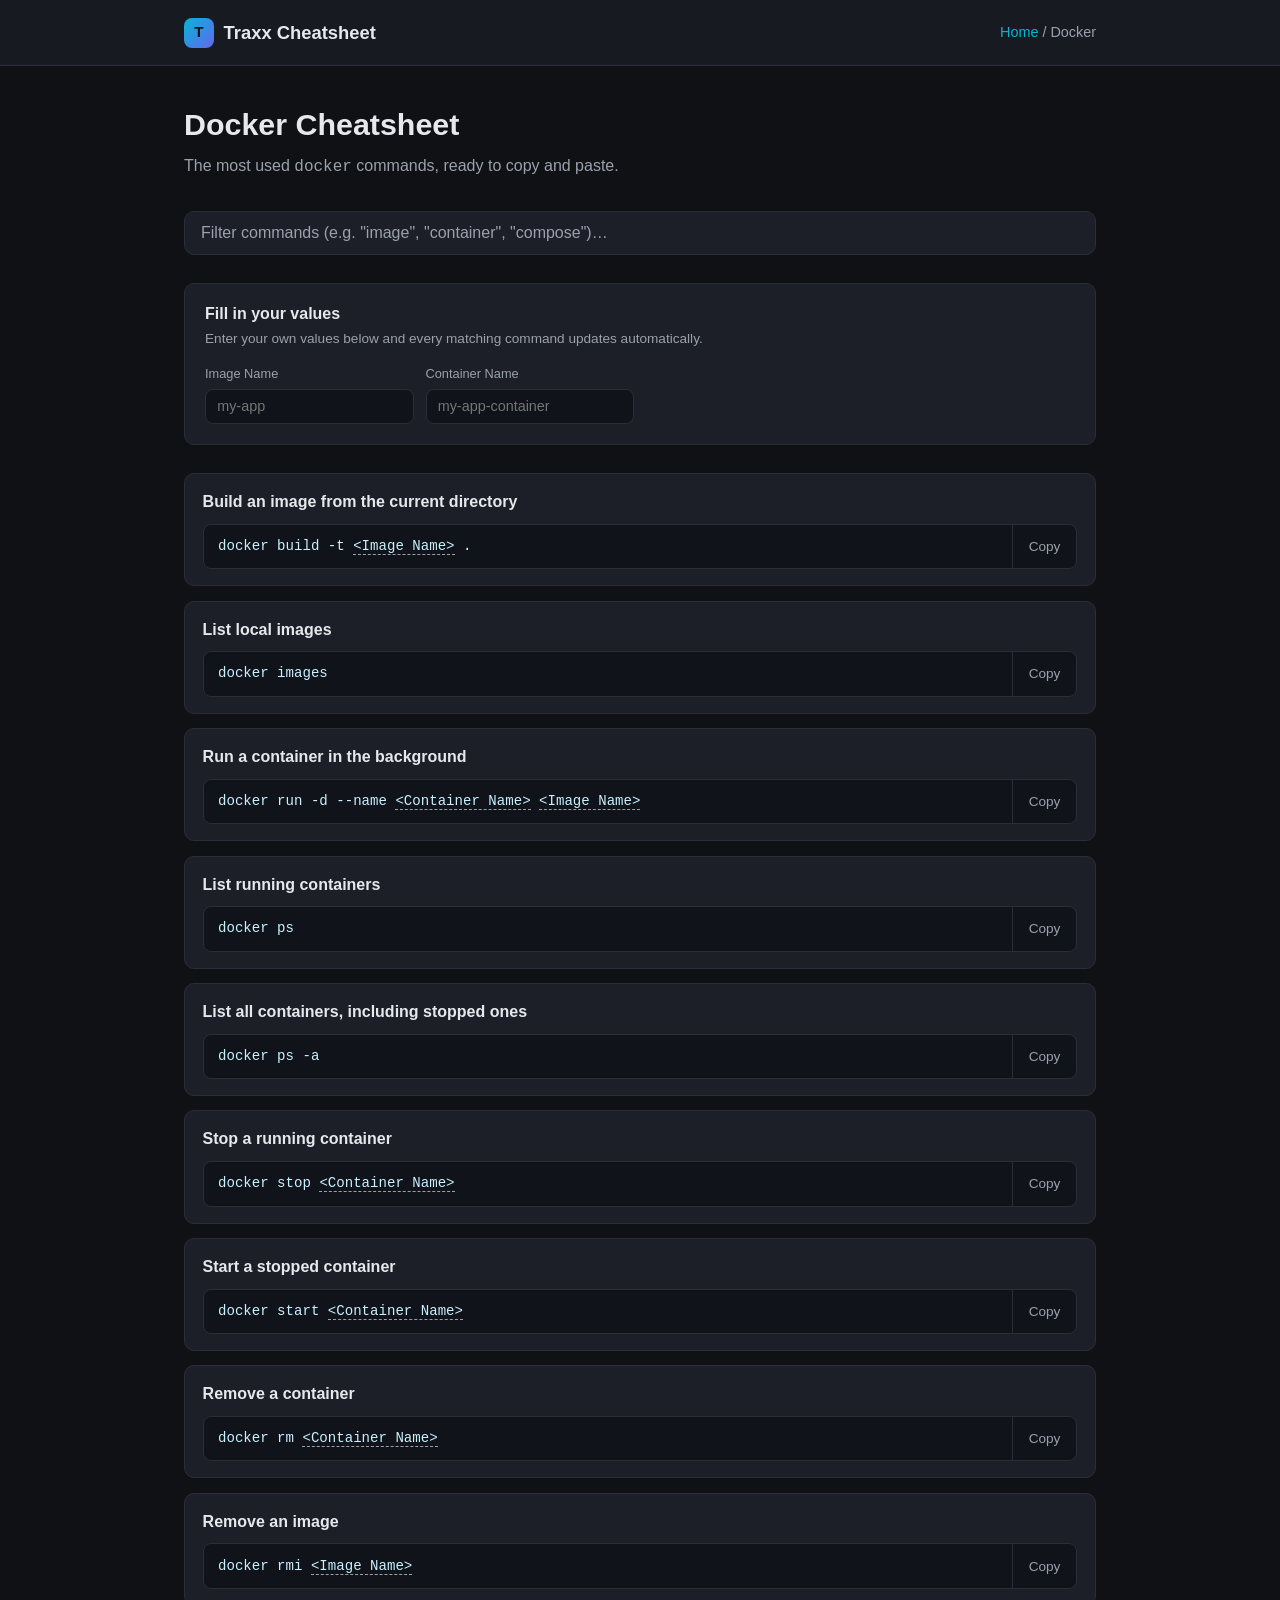
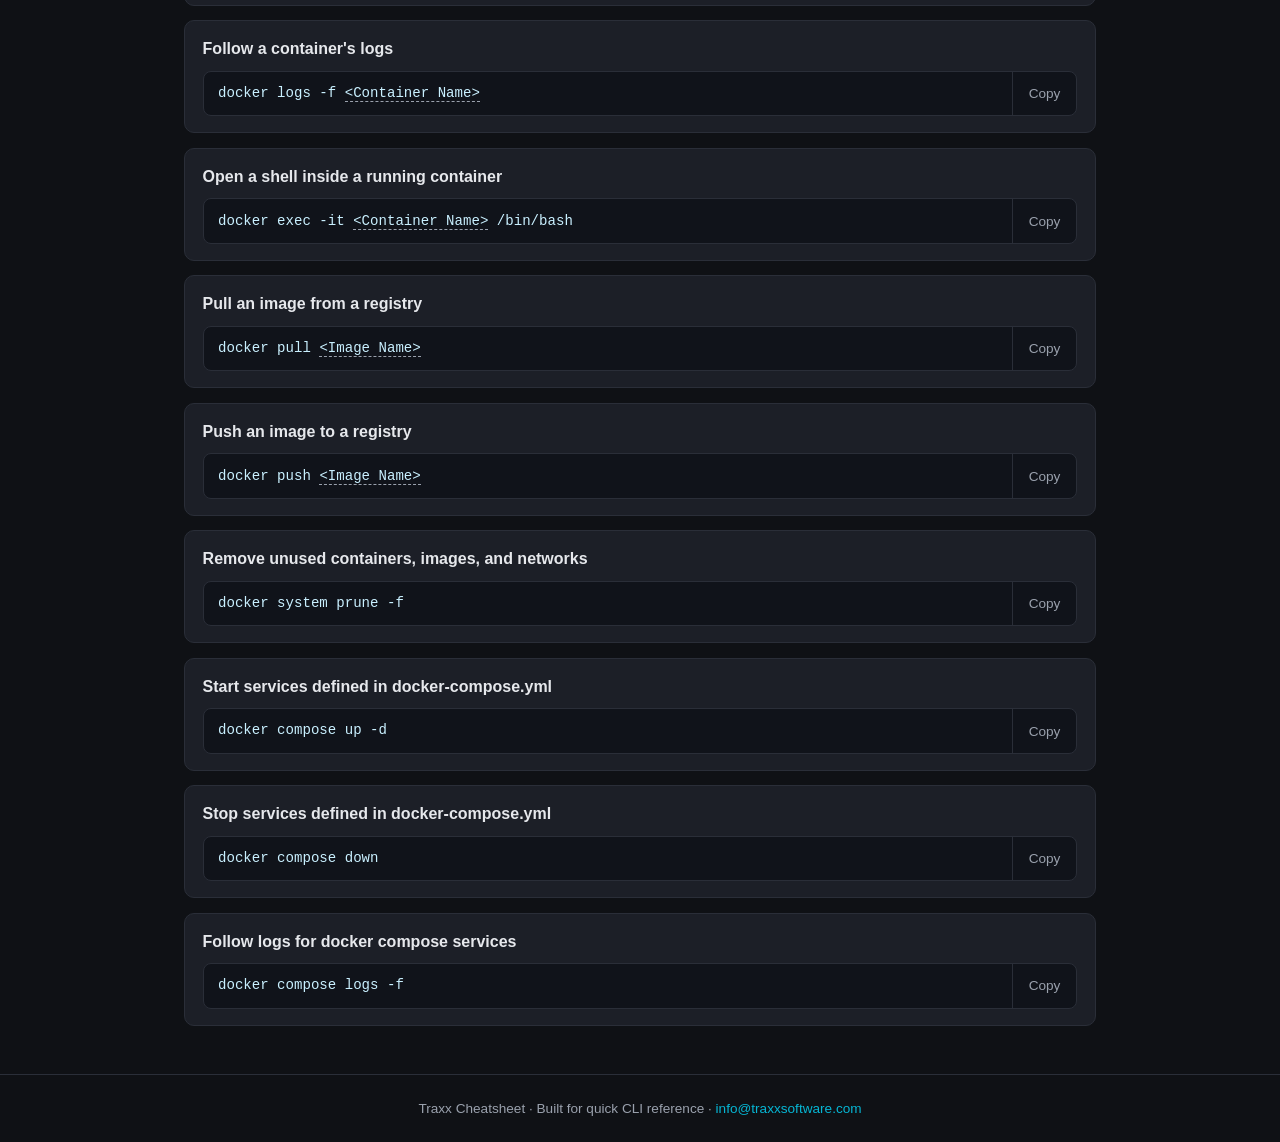
<file: cheatsheets/docker.html>
<!DOCTYPE html>
<html lang="en">
<head>
  <meta charset="UTF-8" />
  <meta name="viewport" content="width=device-width, initial-scale=1.0" />
  <title>Docker Cheatsheet — Traxx Cheatsheet</title>
  <meta name="description" content="Most used Docker commands: images, containers, logs, exec, and compose. Copy-paste ready with your own values filled in." />
  <link rel="canonical" href="https://cli-cheatsheets.com/cheatsheets/docker.html" />

  <link rel="icon" href="/favicon.ico" sizes="any" />
  <link rel="icon" type="image/png" sizes="512x512" href="/assets/icon-512.png" />
  <link rel="apple-touch-icon" href="/assets/apple-touch-icon.png" />
  <link rel="manifest" href="/site.webmanifest" />
  <meta name="theme-color" content="#0f1115" />

  <meta property="og:type" content="website" />
  <meta property="og:site_name" content="Traxx Cheatsheet" />
  <meta property="og:url" content="https://cli-cheatsheets.com/cheatsheets/docker.html" />
  <meta property="og:title" content="Docker Cheatsheet — Traxx Cheatsheet" />
  <meta property="og:description" content="Most used Docker commands: images, containers, logs, exec, and compose. Copy-paste ready with your own values filled in." />
  <meta property="og:image" content="https://cli-cheatsheets.com/assets/og-image.jpg" />
  <meta property="og:image:width" content="1200" />
  <meta property="og:image:height" content="630" />
  <meta property="og:locale" content="en_US" />

  <meta name="twitter:card" content="summary_large_image" />
  <meta name="twitter:title" content="Docker Cheatsheet — Traxx Cheatsheet" />
  <meta name="twitter:description" content="Most used Docker commands: images, containers, logs, exec, and compose. Copy-paste ready with your own values filled in." />
  <meta name="twitter:image" content="https://cli-cheatsheets.com/assets/og-image.jpg" />

  <link rel="stylesheet" href="../css/styles.css" />

  <script type="application/ld+json">
  {
    "@context": "https://schema.org",
    "@type": "BreadcrumbList",
    "itemListElement": [
      { "@type": "ListItem", "position": 1, "name": "Home", "item": "https://cli-cheatsheets.com/" },
      { "@type": "ListItem", "position": 2, "name": "Docker", "item": "https://cli-cheatsheets.com/cheatsheets/docker.html" }
    ]
  }
  </script>
  <script type="application/ld+json">
  {
    "@context": "https://schema.org",
    "@type": "TechArticle",
    "headline": "Docker Cheatsheet",
    "description": "Most used Docker commands: images, containers, logs, exec, and compose.",
    "url": "https://cli-cheatsheets.com/cheatsheets/docker.html",
    "isPartOf": { "@type": "WebSite", "name": "Traxx Cheatsheet", "url": "https://cli-cheatsheets.com/" }
  }
  </script>
<script async src="https://pagead2.googlesyndication.com/pagead/js/adsbygoogle.js?client=ca-pub-8978968771019805"
     crossorigin="anonymous"></script>
</head>
<body>
  <header class="site-header">
    <div class="header-inner">
      <a class="brand" href="../index.html">
        <span class="logo">T</span>
        <span>Traxx Cheatsheet</span>
      </a>
      <nav class="breadcrumbs">
        <a href="../index.html">Home</a> / Docker
      </nav>
    </div>
  </header>

  <main>
    <h1 class="page-title">Docker Cheatsheet</h1>
    <p class="page-subtitle">The most used <code>docker</code> commands, ready to copy and paste.</p>

    <div class="search-box">
      <input
        type="text"
        id="command-search"
        placeholder="Filter commands (e.g. &quot;image&quot;, &quot;container&quot;, &quot;compose&quot;)&hellip;"
        autocomplete="off"
      />
    </div>

    <div class="placeholder-panel">
      <h2>Fill in your values</h2>
      <p>Enter your own values below and every matching command updates automatically.</p>
      <div class="placeholder-fields">
        <label>
          <span>Image Name</span>
          <input type="text" data-placeholder-key="image-name" placeholder="my-app" autocomplete="off" />
        </label>
        <label>
          <span>Container Name</span>
          <input type="text" data-placeholder-key="container-name" placeholder="my-app-container" autocomplete="off" />
        </label>
      </div>
    </div>

    <div class="command-list">
      <div class="command-card" data-search="build an image from the current directory docker build tag image name">
        <h3>Build an image from the current directory</h3>
        <div class="command-row">
          <code>docker build -t <span class="placeholder" data-placeholder-key="image-name">&lt;Image Name&gt;</span> .</code>
          <button class="copy-btn" data-label="Copy">Copy</button>
        </div>
      </div>

      <div class="command-card" data-search="list local images docker images">
        <h3>List local images</h3>
        <div class="command-row">
          <code>docker images</code>
          <button class="copy-btn" data-label="Copy">Copy</button>
        </div>
      </div>

      <div class="command-card" data-search="run a container in the background docker run detached name container image">
        <h3>Run a container in the background</h3>
        <div class="command-row">
          <code>docker run -d --name <span class="placeholder" data-placeholder-key="container-name">&lt;Container Name&gt;</span> <span class="placeholder" data-placeholder-key="image-name">&lt;Image Name&gt;</span></code>
          <button class="copy-btn" data-label="Copy">Copy</button>
        </div>
      </div>

      <div class="command-card" data-search="list running containers docker ps">
        <h3>List running containers</h3>
        <div class="command-row">
          <code>docker ps</code>
          <button class="copy-btn" data-label="Copy">Copy</button>
        </div>
      </div>

      <div class="command-card" data-search="list all containers including stopped ones docker ps all">
        <h3>List all containers, including stopped ones</h3>
        <div class="command-row">
          <code>docker ps -a</code>
          <button class="copy-btn" data-label="Copy">Copy</button>
        </div>
      </div>

      <div class="command-card" data-search="stop a running container docker stop container name">
        <h3>Stop a running container</h3>
        <div class="command-row">
          <code>docker stop <span class="placeholder" data-placeholder-key="container-name">&lt;Container Name&gt;</span></code>
          <button class="copy-btn" data-label="Copy">Copy</button>
        </div>
      </div>

      <div class="command-card" data-search="start a stopped container docker start container name">
        <h3>Start a stopped container</h3>
        <div class="command-row">
          <code>docker start <span class="placeholder" data-placeholder-key="container-name">&lt;Container Name&gt;</span></code>
          <button class="copy-btn" data-label="Copy">Copy</button>
        </div>
      </div>

      <div class="command-card" data-search="remove a container docker rm container name">
        <h3>Remove a container</h3>
        <div class="command-row">
          <code>docker rm <span class="placeholder" data-placeholder-key="container-name">&lt;Container Name&gt;</span></code>
          <button class="copy-btn" data-label="Copy">Copy</button>
        </div>
      </div>

      <div class="command-card" data-search="remove an image docker rmi image name">
        <h3>Remove an image</h3>
        <div class="command-row">
          <code>docker rmi <span class="placeholder" data-placeholder-key="image-name">&lt;Image Name&gt;</span></code>
          <button class="copy-btn" data-label="Copy">Copy</button>
        </div>
      </div>

      <div class="command-card" data-search="follow a container's logs docker logs follow container name">
        <h3>Follow a container's logs</h3>
        <div class="command-row">
          <code>docker logs -f <span class="placeholder" data-placeholder-key="container-name">&lt;Container Name&gt;</span></code>
          <button class="copy-btn" data-label="Copy">Copy</button>
        </div>
      </div>

      <div class="command-card" data-search="open a shell inside a running container docker exec interactive tty container name bash">
        <h3>Open a shell inside a running container</h3>
        <div class="command-row">
          <code>docker exec -it <span class="placeholder" data-placeholder-key="container-name">&lt;Container Name&gt;</span> /bin/bash</code>
          <button class="copy-btn" data-label="Copy">Copy</button>
        </div>
      </div>

      <div class="command-card" data-search="pull an image from a registry docker pull image name">
        <h3>Pull an image from a registry</h3>
        <div class="command-row">
          <code>docker pull <span class="placeholder" data-placeholder-key="image-name">&lt;Image Name&gt;</span></code>
          <button class="copy-btn" data-label="Copy">Copy</button>
        </div>
      </div>

      <div class="command-card" data-search="push an image to a registry docker push image name">
        <h3>Push an image to a registry</h3>
        <div class="command-row">
          <code>docker push <span class="placeholder" data-placeholder-key="image-name">&lt;Image Name&gt;</span></code>
          <button class="copy-btn" data-label="Copy">Copy</button>
        </div>
      </div>

      <div class="command-card" data-search="remove unused containers images and networks docker system prune">
        <h3>Remove unused containers, images, and networks</h3>
        <div class="command-row">
          <code>docker system prune -f</code>
          <button class="copy-btn" data-label="Copy">Copy</button>
        </div>
      </div>

      <div class="command-card" data-search="start services defined in docker-compose.yml docker compose up detached">
        <h3>Start services defined in docker-compose.yml</h3>
        <div class="command-row">
          <code>docker compose up -d</code>
          <button class="copy-btn" data-label="Copy">Copy</button>
        </div>
      </div>

      <div class="command-card" data-search="stop services defined in docker-compose.yml docker compose down">
        <h3>Stop services defined in docker-compose.yml</h3>
        <div class="command-row">
          <code>docker compose down</code>
          <button class="copy-btn" data-label="Copy">Copy</button>
        </div>
      </div>

      <div class="command-card" data-search="follow logs for docker compose services docker compose logs follow">
        <h3>Follow logs for docker compose services</h3>
        <div class="command-row">
          <code>docker compose logs -f</code>
          <button class="copy-btn" data-label="Copy">Copy</button>
        </div>
      </div>
    </div>

    <p class="no-results" id="no-results">No commands match your search.</p>
  </main>

  <footer class="site-footer">
    Traxx Cheatsheet &middot; Built for quick CLI reference &middot; <a href="mailto:info@traxxsoftware.com">info@traxxsoftware.com</a>
  </footer>

  <script src="../js/main.js"></script>
</body>
</html>
</file>
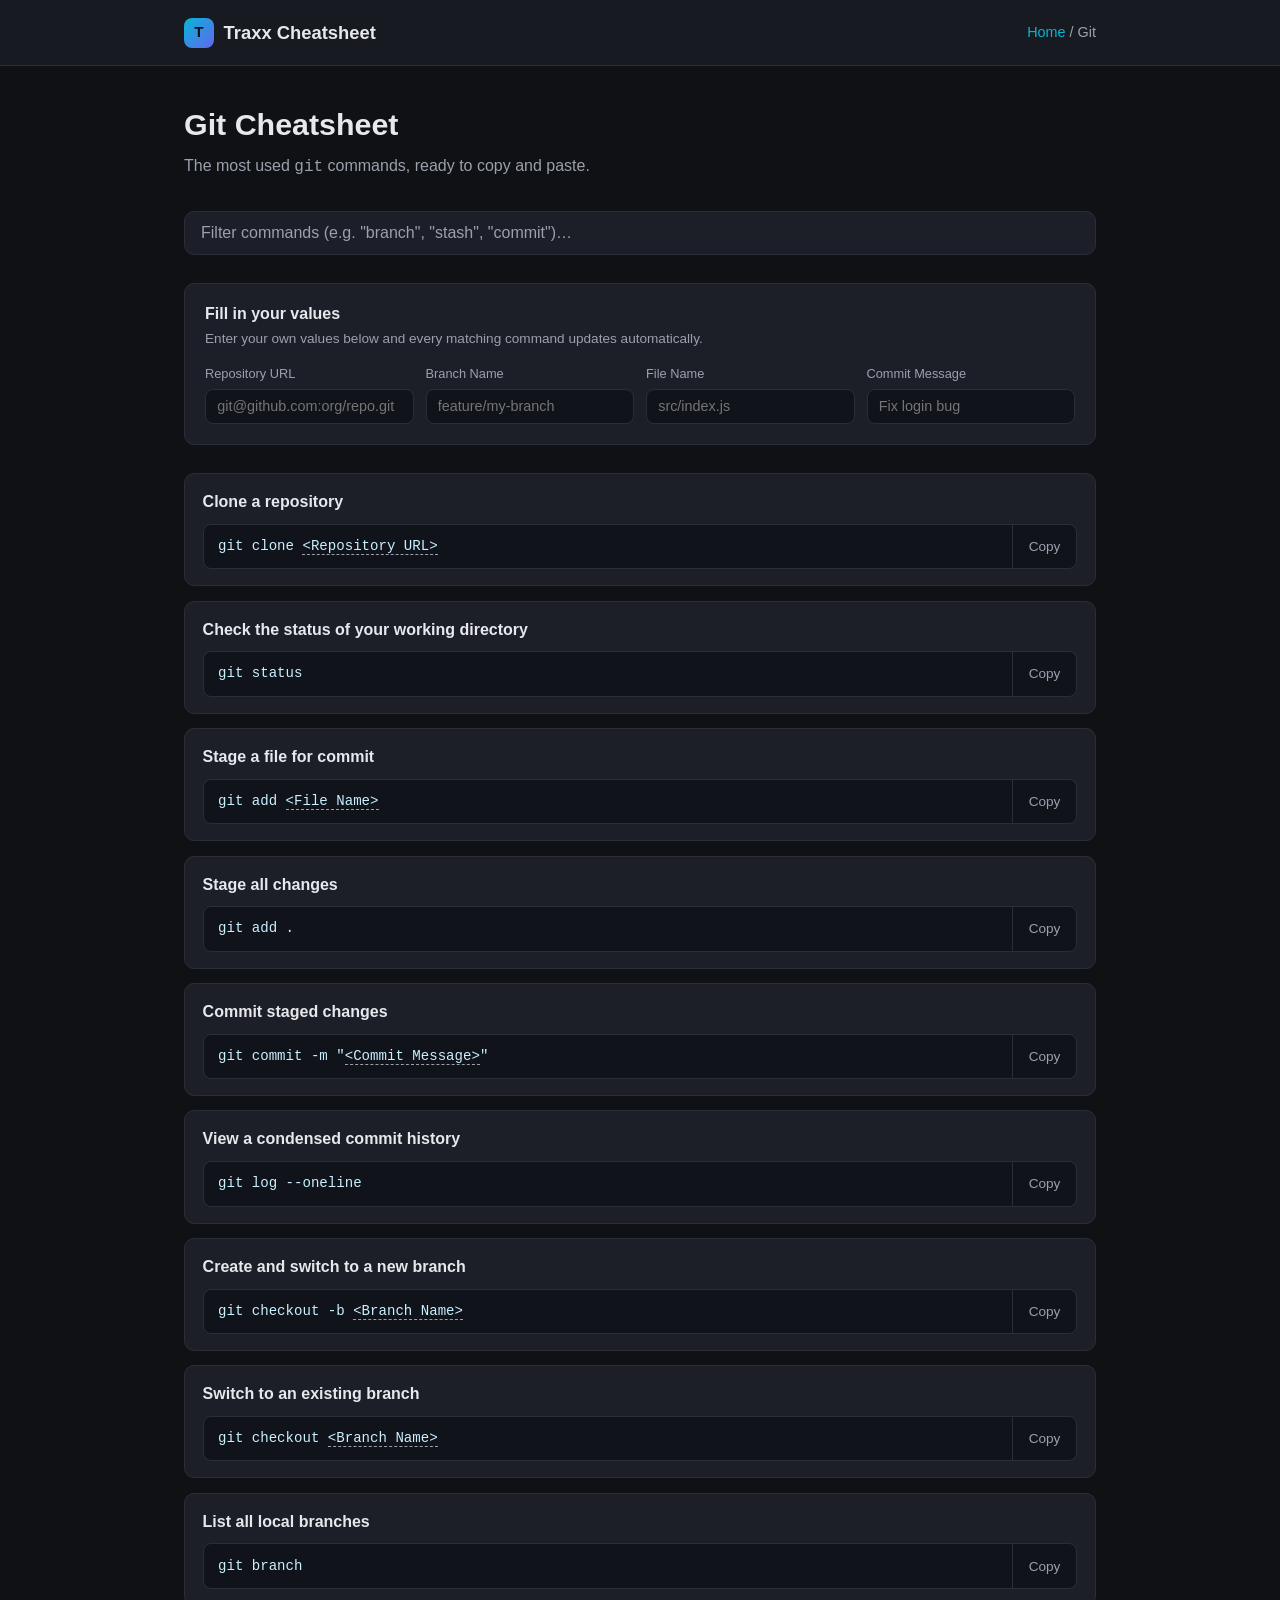
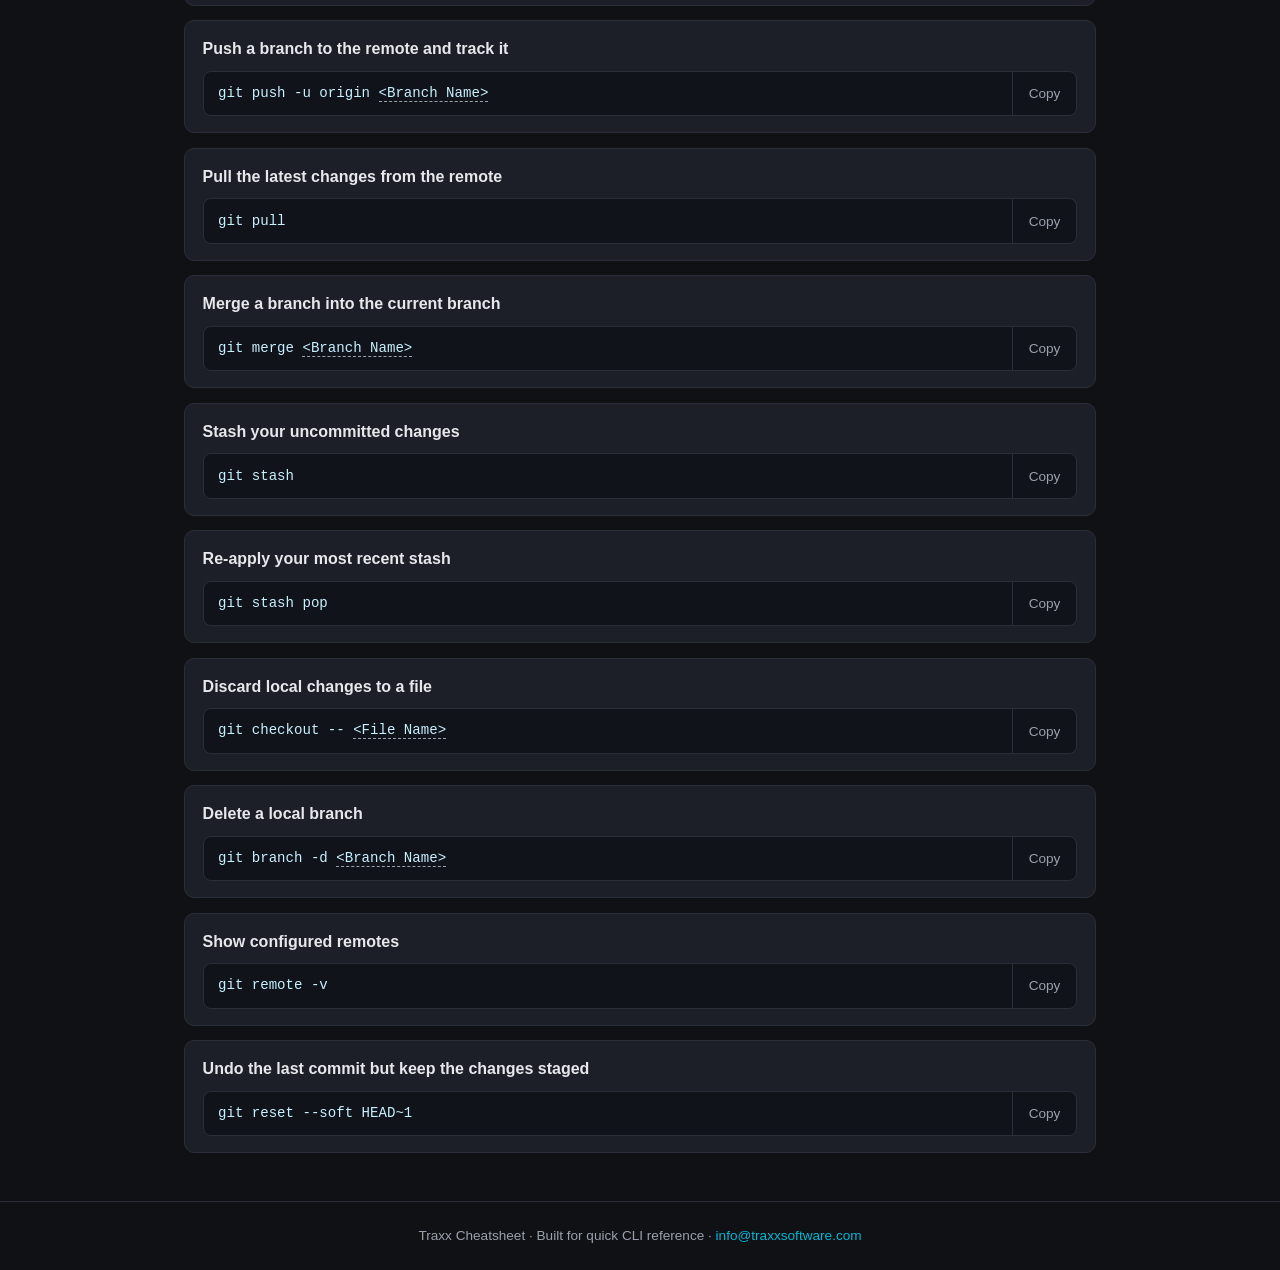
<file: cheatsheets/git.html>
<!DOCTYPE html>
<html lang="en">
<head>
  <meta charset="UTF-8" />
  <meta name="viewport" content="width=device-width, initial-scale=1.0" />
  <title>Git Cheatsheet — Traxx Cheatsheet</title>
  <meta name="description" content="Most used git commands: branching, staging, committing, merging, stashing, and remotes. Copy-paste ready with your own values filled in." />
  <link rel="canonical" href="https://cli-cheatsheets.com/cheatsheets/git.html" />

  <link rel="icon" href="/favicon.ico" sizes="any" />
  <link rel="icon" type="image/png" sizes="512x512" href="/assets/icon-512.png" />
  <link rel="apple-touch-icon" href="/assets/apple-touch-icon.png" />
  <link rel="manifest" href="/site.webmanifest" />
  <meta name="theme-color" content="#0f1115" />

  <meta property="og:type" content="website" />
  <meta property="og:site_name" content="Traxx Cheatsheet" />
  <meta property="og:url" content="https://cli-cheatsheets.com/cheatsheets/git.html" />
  <meta property="og:title" content="Git Cheatsheet — Traxx Cheatsheet" />
  <meta property="og:description" content="Most used git commands: branching, staging, committing, merging, stashing, and remotes. Copy-paste ready with your own values filled in." />
  <meta property="og:image" content="https://cli-cheatsheets.com/assets/og-image.jpg" />
  <meta property="og:image:width" content="1200" />
  <meta property="og:image:height" content="630" />
  <meta property="og:locale" content="en_US" />

  <meta name="twitter:card" content="summary_large_image" />
  <meta name="twitter:title" content="Git Cheatsheet — Traxx Cheatsheet" />
  <meta name="twitter:description" content="Most used git commands: branching, staging, committing, merging, stashing, and remotes. Copy-paste ready with your own values filled in." />
  <meta name="twitter:image" content="https://cli-cheatsheets.com/assets/og-image.jpg" />

  <link rel="stylesheet" href="../css/styles.css" />

  <script type="application/ld+json">
  {
    "@context": "https://schema.org",
    "@type": "BreadcrumbList",
    "itemListElement": [
      { "@type": "ListItem", "position": 1, "name": "Home", "item": "https://cli-cheatsheets.com/" },
      { "@type": "ListItem", "position": 2, "name": "Git", "item": "https://cli-cheatsheets.com/cheatsheets/git.html" }
    ]
  }
  </script>
  <script type="application/ld+json">
  {
    "@context": "https://schema.org",
    "@type": "TechArticle",
    "headline": "Git Cheatsheet",
    "description": "Most used git commands: branching, staging, committing, merging, stashing, and remotes.",
    "url": "https://cli-cheatsheets.com/cheatsheets/git.html",
    "isPartOf": { "@type": "WebSite", "name": "Traxx Cheatsheet", "url": "https://cli-cheatsheets.com/" }
  }
  </script>
<script async src="https://pagead2.googlesyndication.com/pagead/js/adsbygoogle.js?client=ca-pub-8978968771019805"
     crossorigin="anonymous"></script>
</head>
<body>
  <header class="site-header">
    <div class="header-inner">
      <a class="brand" href="../index.html">
        <span class="logo">T</span>
        <span>Traxx Cheatsheet</span>
      </a>
      <nav class="breadcrumbs">
        <a href="../index.html">Home</a> / Git
      </nav>
    </div>
  </header>

  <main>
    <h1 class="page-title">Git Cheatsheet</h1>
    <p class="page-subtitle">The most used <code>git</code> commands, ready to copy and paste.</p>

    <div class="search-box">
      <input
        type="text"
        id="command-search"
        placeholder="Filter commands (e.g. &quot;branch&quot;, &quot;stash&quot;, &quot;commit&quot;)&hellip;"
        autocomplete="off"
      />
    </div>

    <div class="placeholder-panel">
      <h2>Fill in your values</h2>
      <p>Enter your own values below and every matching command updates automatically.</p>
      <div class="placeholder-fields">
        <label>
          <span>Repository URL</span>
          <input type="text" data-placeholder-key="repository-url" placeholder="git@github.com:org/repo.git" autocomplete="off" />
        </label>
        <label>
          <span>Branch Name</span>
          <input type="text" data-placeholder-key="branch-name" placeholder="feature/my-branch" autocomplete="off" />
        </label>
        <label>
          <span>File Name</span>
          <input type="text" data-placeholder-key="file-name" placeholder="src/index.js" autocomplete="off" />
        </label>
        <label>
          <span>Commit Message</span>
          <input type="text" data-placeholder-key="commit-message" placeholder="Fix login bug" autocomplete="off" />
        </label>
      </div>
    </div>

    <div class="command-list">
      <div class="command-card" data-search="clone a repository git clone repository url">
        <h3>Clone a repository</h3>
        <div class="command-row">
          <code>git clone <span class="placeholder" data-placeholder-key="repository-url">&lt;Repository URL&gt;</span></code>
          <button class="copy-btn" data-label="Copy">Copy</button>
        </div>
      </div>

      <div class="command-card" data-search="check the status of your working directory git status">
        <h3>Check the status of your working directory</h3>
        <div class="command-row">
          <code>git status</code>
          <button class="copy-btn" data-label="Copy">Copy</button>
        </div>
      </div>

      <div class="command-card" data-search="stage a file for commit git add file name">
        <h3>Stage a file for commit</h3>
        <div class="command-row">
          <code>git add <span class="placeholder" data-placeholder-key="file-name">&lt;File Name&gt;</span></code>
          <button class="copy-btn" data-label="Copy">Copy</button>
        </div>
      </div>

      <div class="command-card" data-search="stage all changes git add all">
        <h3>Stage all changes</h3>
        <div class="command-row">
          <code>git add .</code>
          <button class="copy-btn" data-label="Copy">Copy</button>
        </div>
      </div>

      <div class="command-card" data-search="commit staged changes git commit message">
        <h3>Commit staged changes</h3>
        <div class="command-row">
          <code>git commit -m "<span class="placeholder" data-placeholder-key="commit-message">&lt;Commit Message&gt;</span>"</code>
          <button class="copy-btn" data-label="Copy">Copy</button>
        </div>
      </div>

      <div class="command-card" data-search="view a condensed commit history git log oneline">
        <h3>View a condensed commit history</h3>
        <div class="command-row">
          <code>git log --oneline</code>
          <button class="copy-btn" data-label="Copy">Copy</button>
        </div>
      </div>

      <div class="command-card" data-search="create and switch to a new branch git checkout branch name">
        <h3>Create and switch to a new branch</h3>
        <div class="command-row">
          <code>git checkout -b <span class="placeholder" data-placeholder-key="branch-name">&lt;Branch Name&gt;</span></code>
          <button class="copy-btn" data-label="Copy">Copy</button>
        </div>
      </div>

      <div class="command-card" data-search="switch to an existing branch git checkout branch name">
        <h3>Switch to an existing branch</h3>
        <div class="command-row">
          <code>git checkout <span class="placeholder" data-placeholder-key="branch-name">&lt;Branch Name&gt;</span></code>
          <button class="copy-btn" data-label="Copy">Copy</button>
        </div>
      </div>

      <div class="command-card" data-search="list all local branches git branch">
        <h3>List all local branches</h3>
        <div class="command-row">
          <code>git branch</code>
          <button class="copy-btn" data-label="Copy">Copy</button>
        </div>
      </div>

      <div class="command-card" data-search="push a branch to the remote and track it git push origin branch name">
        <h3>Push a branch to the remote and track it</h3>
        <div class="command-row">
          <code>git push -u origin <span class="placeholder" data-placeholder-key="branch-name">&lt;Branch Name&gt;</span></code>
          <button class="copy-btn" data-label="Copy">Copy</button>
        </div>
      </div>

      <div class="command-card" data-search="pull the latest changes from the remote git pull">
        <h3>Pull the latest changes from the remote</h3>
        <div class="command-row">
          <code>git pull</code>
          <button class="copy-btn" data-label="Copy">Copy</button>
        </div>
      </div>

      <div class="command-card" data-search="merge a branch into the current branch git merge branch name">
        <h3>Merge a branch into the current branch</h3>
        <div class="command-row">
          <code>git merge <span class="placeholder" data-placeholder-key="branch-name">&lt;Branch Name&gt;</span></code>
          <button class="copy-btn" data-label="Copy">Copy</button>
        </div>
      </div>

      <div class="command-card" data-search="stash your uncommitted changes git stash">
        <h3>Stash your uncommitted changes</h3>
        <div class="command-row">
          <code>git stash</code>
          <button class="copy-btn" data-label="Copy">Copy</button>
        </div>
      </div>

      <div class="command-card" data-search="re-apply your most recent stash git stash pop">
        <h3>Re-apply your most recent stash</h3>
        <div class="command-row">
          <code>git stash pop</code>
          <button class="copy-btn" data-label="Copy">Copy</button>
        </div>
      </div>

      <div class="command-card" data-search="discard local changes to a file git checkout file name">
        <h3>Discard local changes to a file</h3>
        <div class="command-row">
          <code>git checkout -- <span class="placeholder" data-placeholder-key="file-name">&lt;File Name&gt;</span></code>
          <button class="copy-btn" data-label="Copy">Copy</button>
        </div>
      </div>

      <div class="command-card" data-search="delete a local branch git branch delete branch name">
        <h3>Delete a local branch</h3>
        <div class="command-row">
          <code>git branch -d <span class="placeholder" data-placeholder-key="branch-name">&lt;Branch Name&gt;</span></code>
          <button class="copy-btn" data-label="Copy">Copy</button>
        </div>
      </div>

      <div class="command-card" data-search="show configured remotes git remote">
        <h3>Show configured remotes</h3>
        <div class="command-row">
          <code>git remote -v</code>
          <button class="copy-btn" data-label="Copy">Copy</button>
        </div>
      </div>

      <div class="command-card" data-search="undo the last commit but keep the changes staged git reset soft head">
        <h3>Undo the last commit but keep the changes staged</h3>
        <div class="command-row">
          <code>git reset --soft HEAD~1</code>
          <button class="copy-btn" data-label="Copy">Copy</button>
        </div>
      </div>
    </div>

    <p class="no-results" id="no-results">No commands match your search.</p>
  </main>

  <footer class="site-footer">
    Traxx Cheatsheet &middot; Built for quick CLI reference &middot; <a href="mailto:info@traxxsoftware.com">info@traxxsoftware.com</a>
  </footer>

  <script src="../js/main.js"></script>
</body>
</html>
</file>
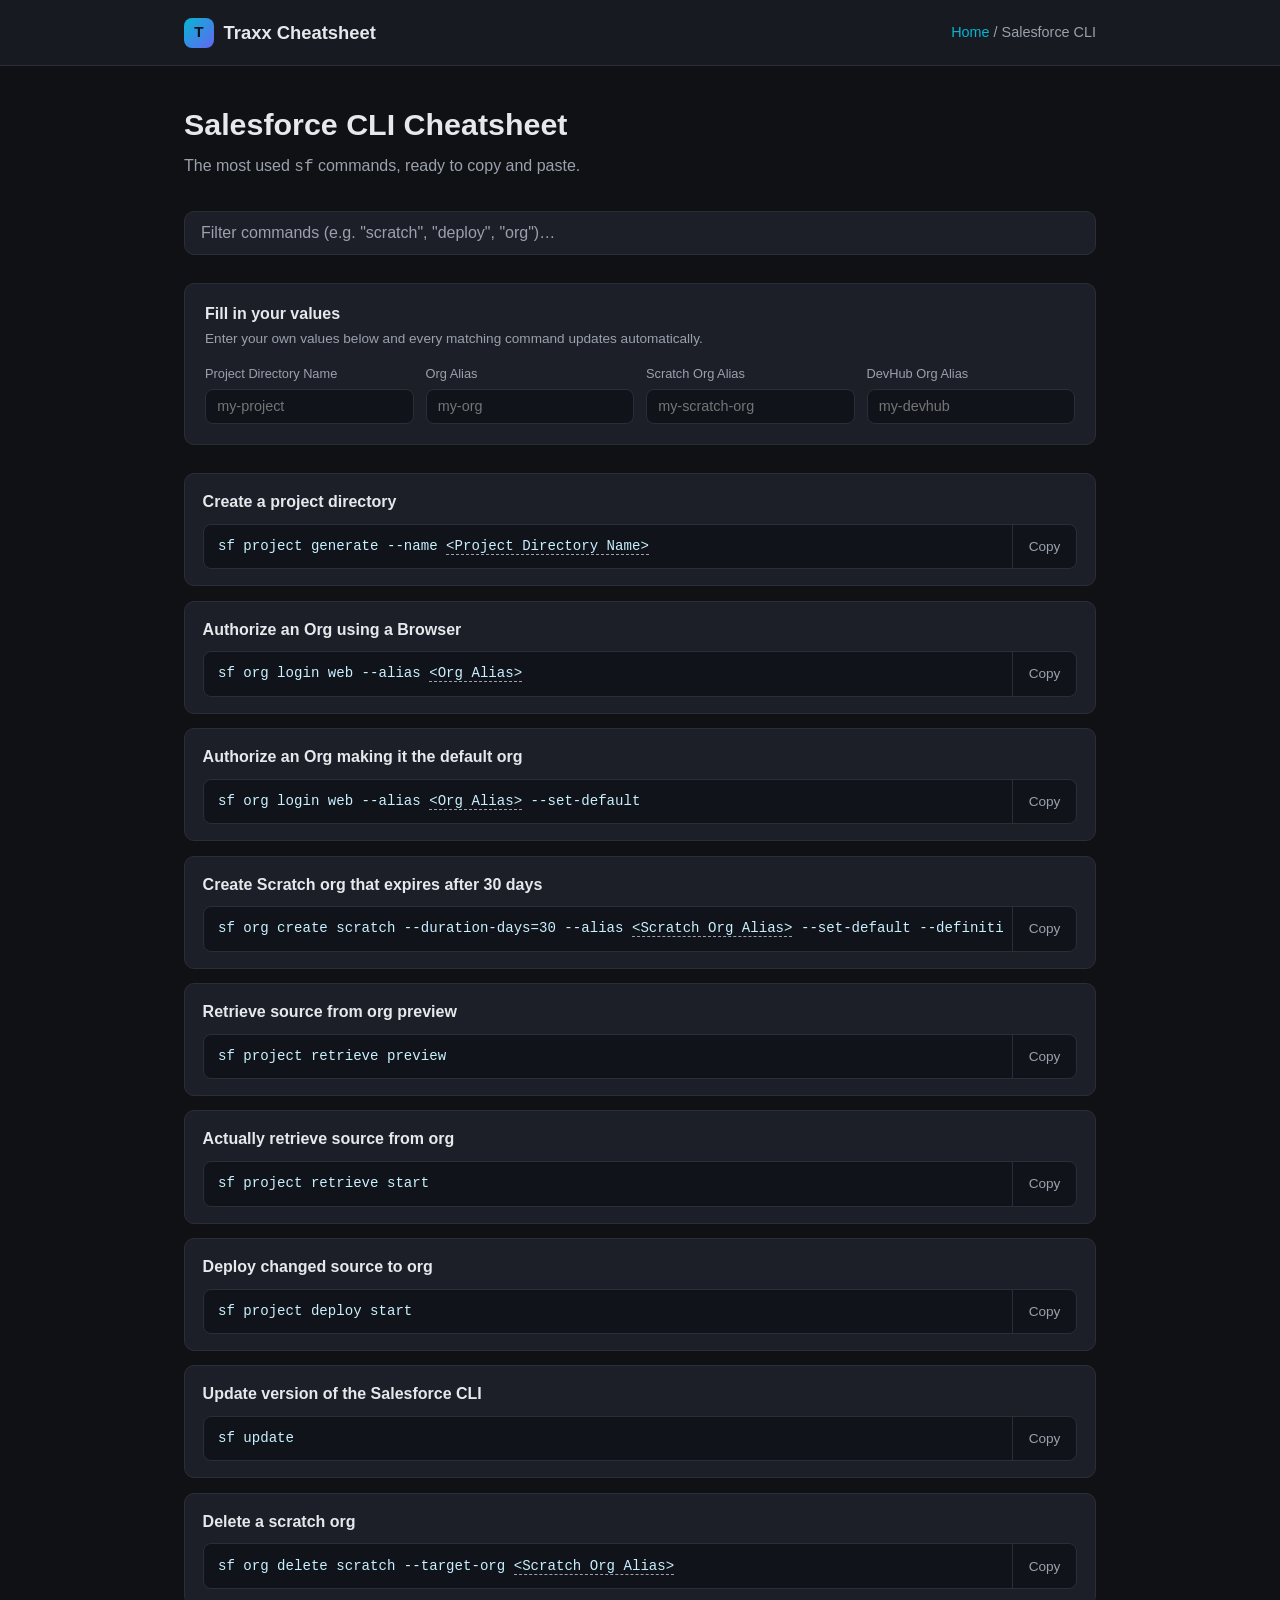
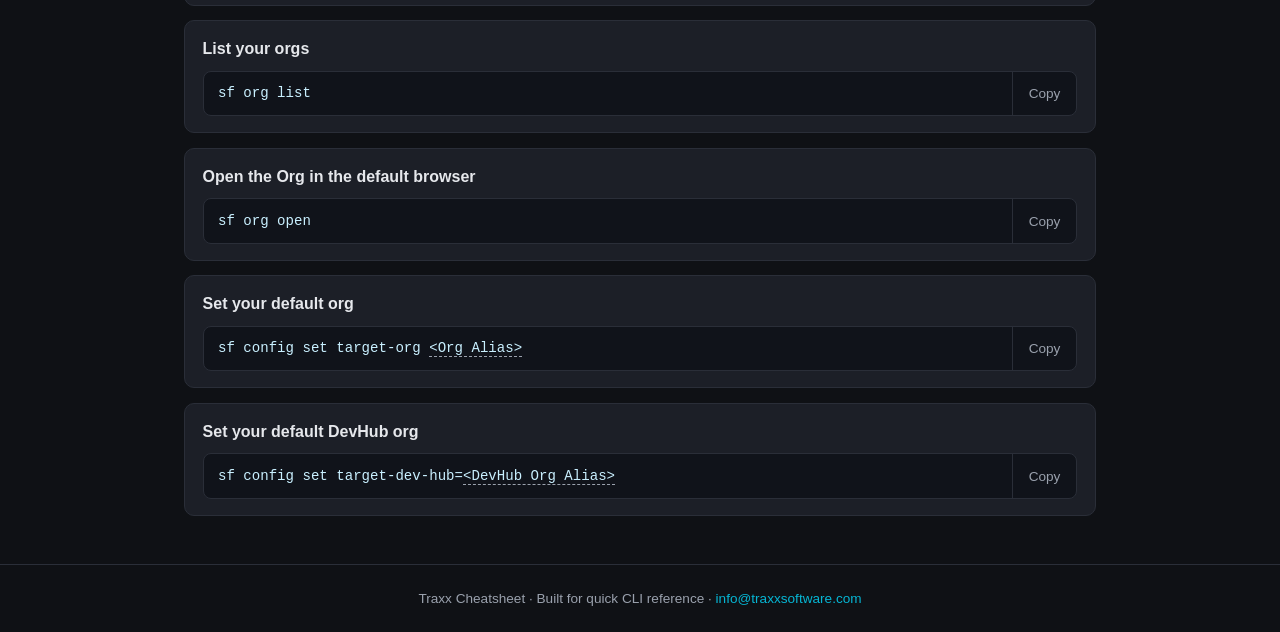
<file: cheatsheets/salesforce-cli.html>
<!DOCTYPE html>
<html lang="en">
<head>
  <meta charset="UTF-8" />
  <meta name="viewport" content="width=device-width, initial-scale=1.0" />
  <title>Salesforce CLI Cheatsheet — Traxx Cheatsheet</title>
  <meta name="description" content="Most used Salesforce CLI (sf) commands: project setup, org auth, scratch orgs, retrieve and deploy. Copy-paste ready with your own values filled in." />
  <link rel="canonical" href="https://cli-cheatsheets.com/cheatsheets/salesforce-cli.html" />

  <link rel="icon" href="/favicon.ico" sizes="any" />
  <link rel="icon" type="image/png" sizes="512x512" href="/assets/icon-512.png" />
  <link rel="apple-touch-icon" href="/assets/apple-touch-icon.png" />
  <link rel="manifest" href="/site.webmanifest" />
  <meta name="theme-color" content="#0f1115" />

  <meta property="og:type" content="website" />
  <meta property="og:site_name" content="Traxx Cheatsheet" />
  <meta property="og:url" content="https://cli-cheatsheets.com/cheatsheets/salesforce-cli.html" />
  <meta property="og:title" content="Salesforce CLI Cheatsheet — Traxx Cheatsheet" />
  <meta property="og:description" content="Most used Salesforce CLI (sf) commands: project setup, org auth, scratch orgs, retrieve and deploy. Copy-paste ready with your own values filled in." />
  <meta property="og:image" content="https://cli-cheatsheets.com/assets/og-image.jpg" />
  <meta property="og:image:width" content="1200" />
  <meta property="og:image:height" content="630" />
  <meta property="og:locale" content="en_US" />

  <meta name="twitter:card" content="summary_large_image" />
  <meta name="twitter:title" content="Salesforce CLI Cheatsheet — Traxx Cheatsheet" />
  <meta name="twitter:description" content="Most used Salesforce CLI (sf) commands: project setup, org auth, scratch orgs, retrieve and deploy. Copy-paste ready with your own values filled in." />
  <meta name="twitter:image" content="https://cli-cheatsheets.com/assets/og-image.jpg" />

  <link rel="stylesheet" href="../css/styles.css" />

  <script type="application/ld+json">
  {
    "@context": "https://schema.org",
    "@type": "BreadcrumbList",
    "itemListElement": [
      { "@type": "ListItem", "position": 1, "name": "Home", "item": "https://cli-cheatsheets.com/" },
      { "@type": "ListItem", "position": 2, "name": "Salesforce CLI", "item": "https://cli-cheatsheets.com/cheatsheets/salesforce-cli.html" }
    ]
  }
  </script>
  <script type="application/ld+json">
  {
    "@context": "https://schema.org",
    "@type": "TechArticle",
    "headline": "Salesforce CLI Cheatsheet",
    "description": "Most used Salesforce CLI (sf) commands: project setup, org auth, scratch orgs, retrieve and deploy.",
    "url": "https://cli-cheatsheets.com/cheatsheets/salesforce-cli.html",
    "isPartOf": { "@type": "WebSite", "name": "Traxx Cheatsheet", "url": "https://cli-cheatsheets.com/" }
  }
  </script>
<script async src="https://pagead2.googlesyndication.com/pagead/js/adsbygoogle.js?client=ca-pub-8978968771019805"
     crossorigin="anonymous"></script>
</head>
<body>
  <header class="site-header">
    <div class="header-inner">
      <a class="brand" href="../index.html">
        <span class="logo">T</span>
        <span>Traxx Cheatsheet</span>
      </a>
      <nav class="breadcrumbs">
        <a href="../index.html">Home</a> / Salesforce CLI
      </nav>
    </div>
  </header>

  <main>
    <h1 class="page-title">Salesforce CLI Cheatsheet</h1>
    <p class="page-subtitle">The most used <code>sf</code> commands, ready to copy and paste.</p>

    <div class="search-box">
      <input
        type="text"
        id="command-search"
        placeholder="Filter commands (e.g. &quot;scratch&quot;, &quot;deploy&quot;, &quot;org&quot;)&hellip;"
        autocomplete="off"
      />
    </div>

    <div class="placeholder-panel">
      <h2>Fill in your values</h2>
      <p>Enter your own values below and every matching command updates automatically.</p>
      <div class="placeholder-fields">
        <label>
          <span>Project Directory Name</span>
          <input type="text" data-placeholder-key="project-directory-name" placeholder="my-project" autocomplete="off" />
        </label>
        <label>
          <span>Org Alias</span>
          <input type="text" data-placeholder-key="org-alias" placeholder="my-org" autocomplete="off" />
        </label>
        <label>
          <span>Scratch Org Alias</span>
          <input type="text" data-placeholder-key="scratch-org-alias" placeholder="my-scratch-org" autocomplete="off" />
        </label>
        <label>
          <span>DevHub Org Alias</span>
          <input type="text" data-placeholder-key="devhub-org-alias" placeholder="my-devhub" autocomplete="off" />
        </label>
      </div>
    </div>

    <div class="command-list">
      <div class="command-card" data-search="create a project directory sf project generate name">
        <h3>Create a project directory</h3>
        <div class="command-row">
          <code>sf project generate --name <span class="placeholder" data-placeholder-key="project-directory-name">&lt;Project Directory Name&gt;</span></code>
          <button class="copy-btn" data-label="Copy">Copy</button>
        </div>
      </div>

      <div class="command-card" data-search="authorize an org using a browser sf org login web alias">
        <h3>Authorize an Org using a Browser</h3>
        <div class="command-row">
          <code>sf org login web --alias <span class="placeholder" data-placeholder-key="org-alias">&lt;Org Alias&gt;</span></code>
          <button class="copy-btn" data-label="Copy">Copy</button>
        </div>
      </div>

      <div class="command-card" data-search="authorize an org making it the default org sf org login web alias set-default">
        <h3>Authorize an Org making it the default org</h3>
        <div class="command-row">
          <code>sf org login web --alias <span class="placeholder" data-placeholder-key="org-alias">&lt;Org Alias&gt;</span> --set-default</code>
          <button class="copy-btn" data-label="Copy">Copy</button>
        </div>
      </div>

      <div class="command-card" data-search="create scratch org that expires after 30 days sf org create scratch duration-days alias set-default target-dev-hub">
        <h3>Create Scratch org that expires after 30 days</h3>
        <div class="command-row">
          <code>sf org create scratch --duration-days=30 --alias <span class="placeholder" data-placeholder-key="scratch-org-alias">&lt;Scratch Org Alias&gt;</span> --set-default --definition-file config/project-scratch-def.json --target-dev-hub <span class="placeholder" data-placeholder-key="devhub-org-alias">&lt;DevHub Org Alias&gt;</span></code>
          <button class="copy-btn" data-label="Copy">Copy</button>
        </div>
      </div>

      <div class="command-card" data-search="retrieve source from org preview sf project retrieve preview">
        <h3>Retrieve source from org preview</h3>
        <div class="command-row">
          <code>sf project retrieve preview</code>
          <button class="copy-btn" data-label="Copy">Copy</button>
        </div>
      </div>

      <div class="command-card" data-search="actually retrieve source from org sf project retrieve start">
        <h3>Actually retrieve source from org</h3>
        <div class="command-row">
          <code>sf project retrieve start</code>
          <button class="copy-btn" data-label="Copy">Copy</button>
        </div>
      </div>

      <div class="command-card" data-search="deploy changed source to org sf project deploy start">
        <h3>Deploy changed source to org</h3>
        <div class="command-row">
          <code>sf project deploy start</code>
          <button class="copy-btn" data-label="Copy">Copy</button>
        </div>
      </div>

      <div class="command-card" data-search="update version of the salesforce cli sf update">
        <h3>Update version of the Salesforce CLI</h3>
        <div class="command-row">
          <code>sf update</code>
          <button class="copy-btn" data-label="Copy">Copy</button>
        </div>
      </div>

      <div class="command-card" data-search="delete a scratch org sf org delete scratch target-org">
        <h3>Delete a scratch org</h3>
        <div class="command-row">
          <code>sf org delete scratch --target-org <span class="placeholder" data-placeholder-key="scratch-org-alias">&lt;Scratch Org Alias&gt;</span></code>
          <button class="copy-btn" data-label="Copy">Copy</button>
        </div>
      </div>

      <div class="command-card" data-search="list your orgs sf org list">
        <h3>List your orgs</h3>
        <div class="command-row">
          <code>sf org list</code>
          <button class="copy-btn" data-label="Copy">Copy</button>
        </div>
      </div>

      <div class="command-card" data-search="open the org in the default browser sf org open">
        <h3>Open the Org in the default browser</h3>
        <div class="command-row">
          <code>sf org open</code>
          <button class="copy-btn" data-label="Copy">Copy</button>
        </div>
      </div>

      <div class="command-card" data-search="set your default org sf config set target-org">
        <h3>Set your default org</h3>
        <div class="command-row">
          <code>sf config set target-org <span class="placeholder" data-placeholder-key="org-alias">&lt;Org Alias&gt;</span></code>
          <button class="copy-btn" data-label="Copy">Copy</button>
        </div>
      </div>

      <div class="command-card" data-search="set your default devhub org sf config set target-dev-hub">
        <h3>Set your default DevHub org</h3>
        <div class="command-row">
          <code>sf config set target-dev-hub=<span class="placeholder" data-placeholder-key="devhub-org-alias">&lt;DevHub Org Alias&gt;</span></code>
          <button class="copy-btn" data-label="Copy">Copy</button>
        </div>
      </div>
    </div>

    <p class="no-results" id="no-results">No commands match your search.</p>
  </main>

  <footer class="site-footer">
    Traxx Cheatsheet &middot; Built for quick CLI reference &middot; <a href="mailto:info@traxxsoftware.com">info@traxxsoftware.com</a>
  </footer>

  <script src="../js/main.js"></script>
</body>
</html>
</file>
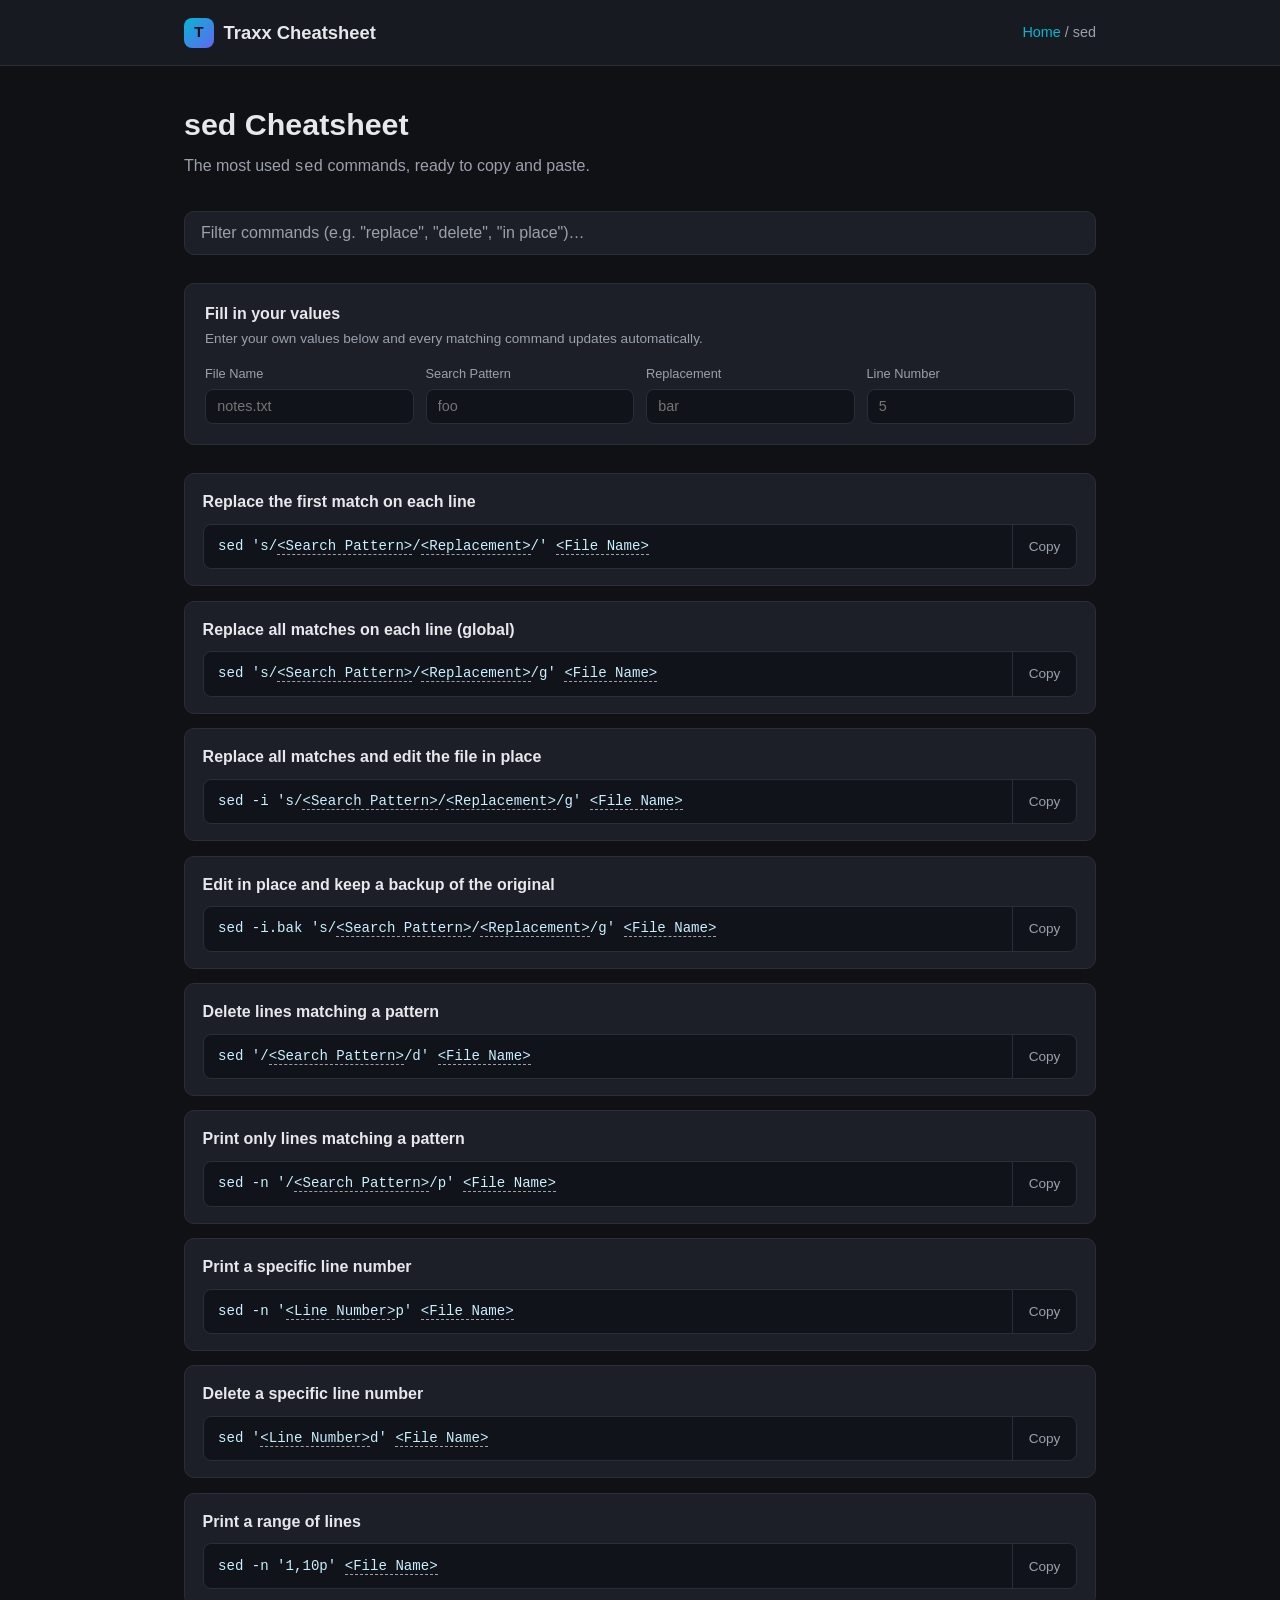
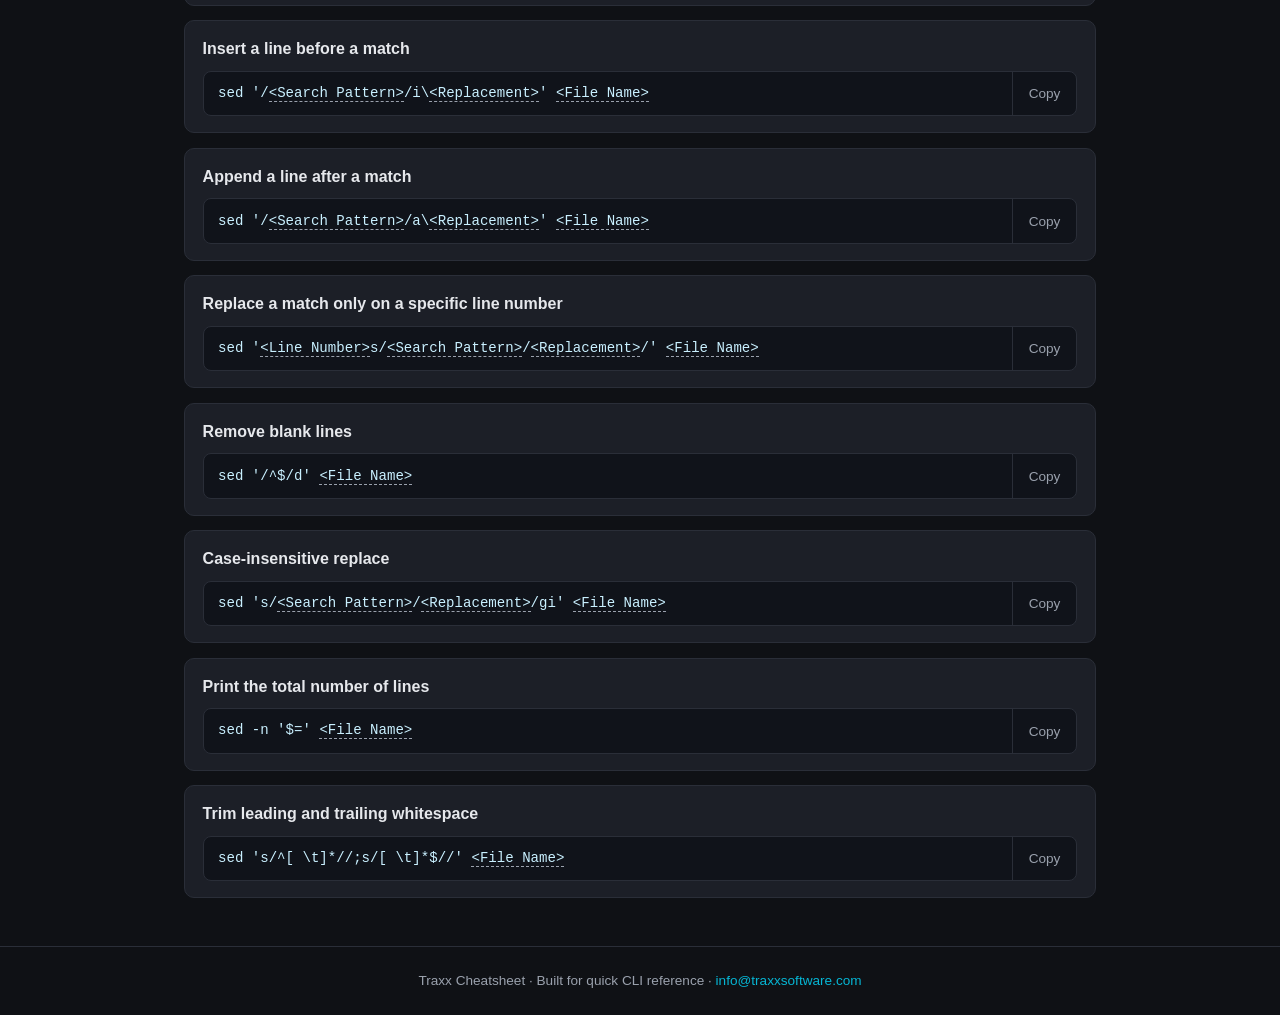
<file: cheatsheets/sed.html>
<!DOCTYPE html>
<html lang="en">
<head>
  <meta charset="UTF-8" />
  <meta name="viewport" content="width=device-width, initial-scale=1.0" />
  <title>sed Cheatsheet — Traxx Cheatsheet</title>
  <meta name="description" content="Most used sed commands: find and replace, in-place edits, deleting lines, and printing ranges. Copy-paste ready with your own values filled in." />
  <link rel="canonical" href="https://cli-cheatsheets.com/cheatsheets/sed.html" />

  <link rel="icon" href="/favicon.ico" sizes="any" />
  <link rel="icon" type="image/png" sizes="512x512" href="/assets/icon-512.png" />
  <link rel="apple-touch-icon" href="/assets/apple-touch-icon.png" />
  <link rel="manifest" href="/site.webmanifest" />
  <meta name="theme-color" content="#0f1115" />

  <meta property="og:type" content="website" />
  <meta property="og:site_name" content="Traxx Cheatsheet" />
  <meta property="og:url" content="https://cli-cheatsheets.com/cheatsheets/sed.html" />
  <meta property="og:title" content="sed Cheatsheet — Traxx Cheatsheet" />
  <meta property="og:description" content="Most used sed commands: find and replace, in-place edits, deleting lines, and printing ranges. Copy-paste ready with your own values filled in." />
  <meta property="og:image" content="https://cli-cheatsheets.com/assets/og-image.jpg" />
  <meta property="og:image:width" content="1200" />
  <meta property="og:image:height" content="630" />
  <meta property="og:locale" content="en_US" />

  <meta name="twitter:card" content="summary_large_image" />
  <meta name="twitter:title" content="sed Cheatsheet — Traxx Cheatsheet" />
  <meta name="twitter:description" content="Most used sed commands: find and replace, in-place edits, deleting lines, and printing ranges. Copy-paste ready with your own values filled in." />
  <meta name="twitter:image" content="https://cli-cheatsheets.com/assets/og-image.jpg" />

  <link rel="stylesheet" href="../css/styles.css" />

  <script type="application/ld+json">
  {
    "@context": "https://schema.org",
    "@type": "BreadcrumbList",
    "itemListElement": [
      { "@type": "ListItem", "position": 1, "name": "Home", "item": "https://cli-cheatsheets.com/" },
      { "@type": "ListItem", "position": 2, "name": "sed", "item": "https://cli-cheatsheets.com/cheatsheets/sed.html" }
    ]
  }
  </script>
  <script type="application/ld+json">
  {
    "@context": "https://schema.org",
    "@type": "TechArticle",
    "headline": "sed Cheatsheet",
    "description": "Most used sed commands: find and replace, in-place edits, deleting lines, and printing ranges.",
    "url": "https://cli-cheatsheets.com/cheatsheets/sed.html",
    "isPartOf": { "@type": "WebSite", "name": "Traxx Cheatsheet", "url": "https://cli-cheatsheets.com/" }
  }
  </script>
<script async src="https://pagead2.googlesyndication.com/pagead/js/adsbygoogle.js?client=ca-pub-8978968771019805"
     crossorigin="anonymous"></script>
</head>
<body>
  <header class="site-header">
    <div class="header-inner">
      <a class="brand" href="../index.html">
        <span class="logo">T</span>
        <span>Traxx Cheatsheet</span>
      </a>
      <nav class="breadcrumbs">
        <a href="../index.html">Home</a> / sed
      </nav>
    </div>
  </header>

  <main>
    <h1 class="page-title">sed Cheatsheet</h1>
    <p class="page-subtitle">The most used <code>sed</code> commands, ready to copy and paste.</p>

    <div class="search-box">
      <input
        type="text"
        id="command-search"
        placeholder="Filter commands (e.g. &quot;replace&quot;, &quot;delete&quot;, &quot;in place&quot;)&hellip;"
        autocomplete="off"
      />
    </div>

    <div class="placeholder-panel">
      <h2>Fill in your values</h2>
      <p>Enter your own values below and every matching command updates automatically.</p>
      <div class="placeholder-fields">
        <label>
          <span>File Name</span>
          <input type="text" data-placeholder-key="file-name" placeholder="notes.txt" autocomplete="off" />
        </label>
        <label>
          <span>Search Pattern</span>
          <input type="text" data-placeholder-key="search-pattern" placeholder="foo" autocomplete="off" />
        </label>
        <label>
          <span>Replacement</span>
          <input type="text" data-placeholder-key="replacement" placeholder="bar" autocomplete="off" />
        </label>
        <label>
          <span>Line Number</span>
          <input type="text" data-placeholder-key="line-number" placeholder="5" autocomplete="off" />
        </label>
      </div>
    </div>

    <div class="command-list">
      <div class="command-card" data-search="replace the first match on each line sed search replacement file name">
        <h3>Replace the first match on each line</h3>
        <div class="command-row">
          <code>sed 's/<span class="placeholder" data-placeholder-key="search-pattern">&lt;Search Pattern&gt;</span>/<span class="placeholder" data-placeholder-key="replacement">&lt;Replacement&gt;</span>/' <span class="placeholder" data-placeholder-key="file-name">&lt;File Name&gt;</span></code>
          <button class="copy-btn" data-label="Copy">Copy</button>
        </div>
      </div>

      <div class="command-card" data-search="replace all matches on each line global sed search replacement file name">
        <h3>Replace all matches on each line (global)</h3>
        <div class="command-row">
          <code>sed 's/<span class="placeholder" data-placeholder-key="search-pattern">&lt;Search Pattern&gt;</span>/<span class="placeholder" data-placeholder-key="replacement">&lt;Replacement&gt;</span>/g' <span class="placeholder" data-placeholder-key="file-name">&lt;File Name&gt;</span></code>
          <button class="copy-btn" data-label="Copy">Copy</button>
        </div>
      </div>

      <div class="command-card" data-search="replace all matches and edit the file in place sed i search replacement file name">
        <h3>Replace all matches and edit the file in place</h3>
        <div class="command-row">
          <code>sed -i 's/<span class="placeholder" data-placeholder-key="search-pattern">&lt;Search Pattern&gt;</span>/<span class="placeholder" data-placeholder-key="replacement">&lt;Replacement&gt;</span>/g' <span class="placeholder" data-placeholder-key="file-name">&lt;File Name&gt;</span></code>
          <button class="copy-btn" data-label="Copy">Copy</button>
        </div>
      </div>

      <div class="command-card" data-search="edit in place and keep a backup of the original sed i bak search replacement file name">
        <h3>Edit in place and keep a backup of the original</h3>
        <div class="command-row">
          <code>sed -i.bak 's/<span class="placeholder" data-placeholder-key="search-pattern">&lt;Search Pattern&gt;</span>/<span class="placeholder" data-placeholder-key="replacement">&lt;Replacement&gt;</span>/g' <span class="placeholder" data-placeholder-key="file-name">&lt;File Name&gt;</span></code>
          <button class="copy-btn" data-label="Copy">Copy</button>
        </div>
      </div>

      <div class="command-card" data-search="delete lines matching a pattern sed d search file name">
        <h3>Delete lines matching a pattern</h3>
        <div class="command-row">
          <code>sed '/<span class="placeholder" data-placeholder-key="search-pattern">&lt;Search Pattern&gt;</span>/d' <span class="placeholder" data-placeholder-key="file-name">&lt;File Name&gt;</span></code>
          <button class="copy-btn" data-label="Copy">Copy</button>
        </div>
      </div>

      <div class="command-card" data-search="print only lines matching a pattern sed n p search file name">
        <h3>Print only lines matching a pattern</h3>
        <div class="command-row">
          <code>sed -n '/<span class="placeholder" data-placeholder-key="search-pattern">&lt;Search Pattern&gt;</span>/p' <span class="placeholder" data-placeholder-key="file-name">&lt;File Name&gt;</span></code>
          <button class="copy-btn" data-label="Copy">Copy</button>
        </div>
      </div>

      <div class="command-card" data-search="print a specific line number sed n p line number file name">
        <h3>Print a specific line number</h3>
        <div class="command-row">
          <code>sed -n '<span class="placeholder" data-placeholder-key="line-number">&lt;Line Number&gt;</span>p' <span class="placeholder" data-placeholder-key="file-name">&lt;File Name&gt;</span></code>
          <button class="copy-btn" data-label="Copy">Copy</button>
        </div>
      </div>

      <div class="command-card" data-search="delete a specific line number sed d line number file name">
        <h3>Delete a specific line number</h3>
        <div class="command-row">
          <code>sed '<span class="placeholder" data-placeholder-key="line-number">&lt;Line Number&gt;</span>d' <span class="placeholder" data-placeholder-key="file-name">&lt;File Name&gt;</span></code>
          <button class="copy-btn" data-label="Copy">Copy</button>
        </div>
      </div>

      <div class="command-card" data-search="print a range of lines sed n p file name">
        <h3>Print a range of lines</h3>
        <div class="command-row">
          <code>sed -n '1,10p' <span class="placeholder" data-placeholder-key="file-name">&lt;File Name&gt;</span></code>
          <button class="copy-btn" data-label="Copy">Copy</button>
        </div>
      </div>

      <div class="command-card" data-search="insert a line before a match sed i search replacement file name">
        <h3>Insert a line before a match</h3>
        <div class="command-row">
          <code>sed '/<span class="placeholder" data-placeholder-key="search-pattern">&lt;Search Pattern&gt;</span>/i\<span class="placeholder" data-placeholder-key="replacement">&lt;Replacement&gt;</span>' <span class="placeholder" data-placeholder-key="file-name">&lt;File Name&gt;</span></code>
          <button class="copy-btn" data-label="Copy">Copy</button>
        </div>
      </div>

      <div class="command-card" data-search="append a line after a match sed a search replacement file name">
        <h3>Append a line after a match</h3>
        <div class="command-row">
          <code>sed '/<span class="placeholder" data-placeholder-key="search-pattern">&lt;Search Pattern&gt;</span>/a\<span class="placeholder" data-placeholder-key="replacement">&lt;Replacement&gt;</span>' <span class="placeholder" data-placeholder-key="file-name">&lt;File Name&gt;</span></code>
          <button class="copy-btn" data-label="Copy">Copy</button>
        </div>
      </div>

      <div class="command-card" data-search="replace a match only on a specific line number sed line number s search replacement file name">
        <h3>Replace a match only on a specific line number</h3>
        <div class="command-row">
          <code>sed '<span class="placeholder" data-placeholder-key="line-number">&lt;Line Number&gt;</span>s/<span class="placeholder" data-placeholder-key="search-pattern">&lt;Search Pattern&gt;</span>/<span class="placeholder" data-placeholder-key="replacement">&lt;Replacement&gt;</span>/' <span class="placeholder" data-placeholder-key="file-name">&lt;File Name&gt;</span></code>
          <button class="copy-btn" data-label="Copy">Copy</button>
        </div>
      </div>

      <div class="command-card" data-search="remove blank lines sed d file name">
        <h3>Remove blank lines</h3>
        <div class="command-row">
          <code>sed '/^$/d' <span class="placeholder" data-placeholder-key="file-name">&lt;File Name&gt;</span></code>
          <button class="copy-btn" data-label="Copy">Copy</button>
        </div>
      </div>

      <div class="command-card" data-search="case insensitive replace sed search replacement gi file name">
        <h3>Case-insensitive replace</h3>
        <div class="command-row">
          <code>sed 's/<span class="placeholder" data-placeholder-key="search-pattern">&lt;Search Pattern&gt;</span>/<span class="placeholder" data-placeholder-key="replacement">&lt;Replacement&gt;</span>/gi' <span class="placeholder" data-placeholder-key="file-name">&lt;File Name&gt;</span></code>
          <button class="copy-btn" data-label="Copy">Copy</button>
        </div>
      </div>

      <div class="command-card" data-search="print the total number of lines sed n file name">
        <h3>Print the total number of lines</h3>
        <div class="command-row">
          <code>sed -n '$=' <span class="placeholder" data-placeholder-key="file-name">&lt;File Name&gt;</span></code>
          <button class="copy-btn" data-label="Copy">Copy</button>
        </div>
      </div>

      <div class="command-card" data-search="trim leading and trailing whitespace sed file name">
        <h3>Trim leading and trailing whitespace</h3>
        <div class="command-row">
          <code>sed 's/^[ \t]*//;s/[ \t]*$//' <span class="placeholder" data-placeholder-key="file-name">&lt;File Name&gt;</span></code>
          <button class="copy-btn" data-label="Copy">Copy</button>
        </div>
      </div>
    </div>

    <p class="no-results" id="no-results">No commands match your search.</p>
  </main>

  <footer class="site-footer">
    Traxx Cheatsheet &middot; Built for quick CLI reference &middot; <a href="mailto:info@traxxsoftware.com">info@traxxsoftware.com</a>
  </footer>

  <script src="../js/main.js"></script>
</body>
</html>
</file>
<file: css/styles.css>
:root {
  --bg: #0f1115;
  --bg-elevated: #171a21;
  --bg-card: #1c1f27;
  --border: #2a2e38;
  --text: #e6e8ec;
  --text-muted: #9aa1ad;
  --accent: #06b6d4;
  --accent-hover: #22d3ee;
  --code-bg: #10131a;
  --success: #34d399;
  --radius: 10px;
  --max-width: 960px;
}

* {
  box-sizing: border-box;
}

html, body {
  margin: 0;
  padding: 0;
}

body {
  background: var(--bg);
  color: var(--text);
  font-family: -apple-system, BlinkMacSystemFont, "Segoe UI", Roboto, Helvetica, Arial, sans-serif;
  line-height: 1.5;
  min-height: 100vh;
  display: flex;
  flex-direction: column;
}

a {
  color: var(--accent);
  text-decoration: none;
}

a:hover {
  color: var(--accent-hover);
  text-decoration: underline;
}

header.site-header {
  border-bottom: 1px solid var(--border);
  background: var(--bg-elevated);
}

.header-inner {
  max-width: var(--max-width);
  margin: 0 auto;
  padding: 1.1rem 1.5rem;
  display: flex;
  align-items: center;
  justify-content: space-between;
  gap: 1rem;
}

.brand {
  display: flex;
  align-items: center;
  gap: 0.6rem;
  font-weight: 700;
  font-size: 1.15rem;
  color: var(--text);
}

.brand:hover {
  text-decoration: none;
  color: var(--text);
}

.brand .logo {
  width: 30px;
  height: 30px;
  border-radius: 8px;
  background: linear-gradient(135deg, var(--accent), #6366f1);
  display: inline-flex;
  align-items: center;
  justify-content: center;
  font-size: 0.95rem;
  color: #06121a;
  font-weight: 800;
}

nav.breadcrumbs {
  font-size: 0.9rem;
  color: var(--text-muted);
}

main {
  flex: 1;
  width: 100%;
  max-width: var(--max-width);
  margin: 0 auto;
  padding: 2.25rem 1.5rem 3rem;
}

.page-title {
  font-size: 1.9rem;
  margin: 0 0 0.4rem;
}

.page-subtitle {
  color: var(--text-muted);
  margin: 0 0 2rem;
  font-size: 1rem;
}

/* Homepage cheatsheet list */
.sheet-grid {
  display: grid;
  grid-template-columns: repeat(auto-fill, minmax(240px, 1fr));
  gap: 1rem;
}

.sheet-card {
  background: var(--bg-card);
  border: 1px solid var(--border);
  border-radius: var(--radius);
  padding: 1.25rem;
  display: flex;
  flex-direction: column;
  gap: 0.6rem;
  transition: border-color 0.15s ease, transform 0.15s ease;
}

.sheet-card:hover {
  border-color: var(--accent);
  transform: translateY(-2px);
}

.sheet-card .icon {
  font-size: 1.6rem;
}

.sheet-card h2 {
  margin: 0;
  font-size: 1.1rem;
  color: var(--text);
}

.sheet-card a.card-link {
  position: absolute;
  inset: 0;
}

.sheet-card {
  position: relative;
}

.sheet-card p {
  margin: 0;
  color: var(--text-muted);
  font-size: 0.9rem;
}

.badge {
  display: inline-block;
  font-size: 0.7rem;
  font-weight: 600;
  letter-spacing: 0.03em;
  text-transform: uppercase;
  color: var(--success);
  background: rgba(52, 211, 153, 0.12);
  border: 1px solid rgba(52, 211, 153, 0.35);
  padding: 0.15rem 0.5rem;
  border-radius: 999px;
  width: fit-content;
}

.badge.coming-soon {
  color: var(--text-muted);
  background: rgba(154, 161, 173, 0.1);
  border-color: var(--border);
}

/* Search box */
.search-box {
  width: 100%;
  margin-bottom: 1.75rem;
}

.search-box input {
  width: 100%;
  padding: 0.75rem 1rem;
  border-radius: var(--radius);
  border: 1px solid var(--border);
  background: var(--bg-card);
  color: var(--text);
  font-size: 1rem;
}

.search-box input:focus {
  outline: none;
  border-color: var(--accent);
}

.search-box input::placeholder {
  color: var(--text-muted);
}

/* Placeholder fill-in panel */
.placeholder-panel {
  background: var(--bg-card);
  border: 1px solid var(--border);
  border-radius: var(--radius);
  padding: 1.1rem 1.25rem 1.25rem;
  margin-bottom: 1.75rem;
}

.placeholder-panel h2 {
  margin: 0 0 0.2rem;
  font-size: 1rem;
  color: var(--text);
}

.placeholder-panel > p {
  margin: 0 0 0.9rem;
  color: var(--text-muted);
  font-size: 0.85rem;
}

.placeholder-fields {
  display: grid;
  grid-template-columns: repeat(auto-fill, minmax(180px, 1fr));
  gap: 0.75rem;
}

.placeholder-fields label {
  display: flex;
  flex-direction: column;
  gap: 0.35rem;
  font-size: 0.8rem;
  color: var(--text-muted);
}

.placeholder-fields input {
  padding: 0.55rem 0.7rem;
  border-radius: 8px;
  border: 1px solid var(--border);
  background: var(--code-bg);
  color: var(--text);
  font-size: 0.9rem;
}

.placeholder-fields input:focus {
  outline: none;
  border-color: var(--accent);
}

.command-row code .placeholder {
  border-bottom: 1px dashed var(--text-muted);
}

.command-row code .placeholder.filled {
  color: var(--success);
  border-bottom: 1px solid var(--success);
}

/* Command cards */
.command-list {
  display: flex;
  flex-direction: column;
  gap: 0.9rem;
}

.command-card {
  background: var(--bg-card);
  border: 1px solid var(--border);
  border-radius: var(--radius);
  padding: 1rem 1.1rem;
}

.command-card h3 {
  margin: 0 0 0.6rem;
  font-size: 1rem;
  color: var(--text);
}

.command-row {
  display: flex;
  align-items: stretch;
  gap: 0.5rem;
  background: var(--code-bg);
  border: 1px solid var(--border);
  border-radius: 8px;
  overflow: hidden;
}

.command-row code {
  flex: 1;
  min-width: 0;
  padding: 0.7rem 0.9rem;
  font-family: "SF Mono", SFMono-Regular, Menlo, Consolas, monospace;
  font-size: 0.88rem;
  color: #c9f0ff;
  overflow-x: auto;
  white-space: pre;
}

.copy-btn {
  flex-shrink: 0;
  border: none;
  background: transparent;
  color: var(--text-muted);
  cursor: pointer;
  padding: 0 1rem;
  font-size: 0.85rem;
  display: flex;
  align-items: center;
  gap: 0.35rem;
  border-left: 1px solid var(--border);
  transition: color 0.15s ease, background 0.15s ease;
}

.copy-btn:hover {
  color: var(--text);
  background: rgba(255, 255, 255, 0.03);
}

.copy-btn.copied {
  color: var(--success);
}

.no-results {
  color: var(--text-muted);
  text-align: center;
  padding: 2rem 0;
  display: none;
}

footer.site-footer {
  border-top: 1px solid var(--border);
  color: var(--text-muted);
  font-size: 0.85rem;
  text-align: center;
  padding: 1.5rem;
}

@media (max-width: 480px) {
  .page-title {
    font-size: 1.5rem;
  }
}
</file>
